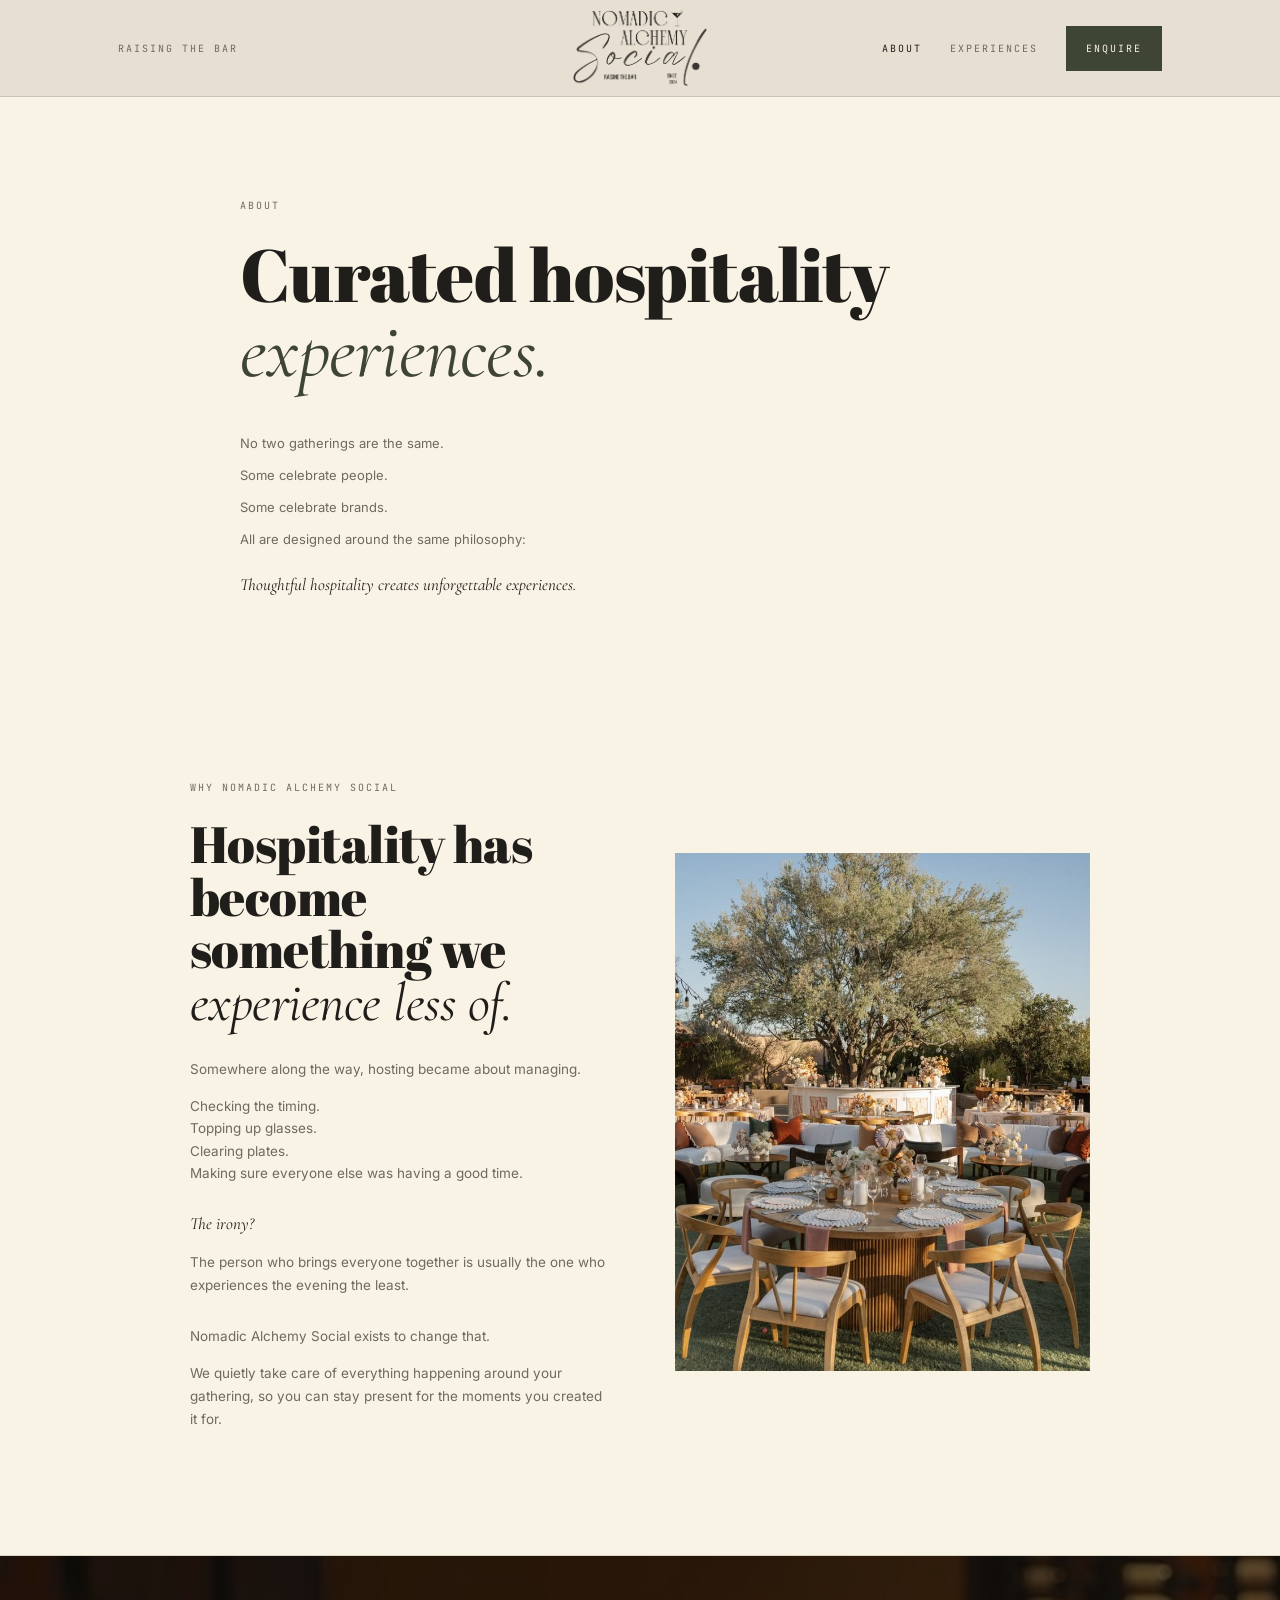
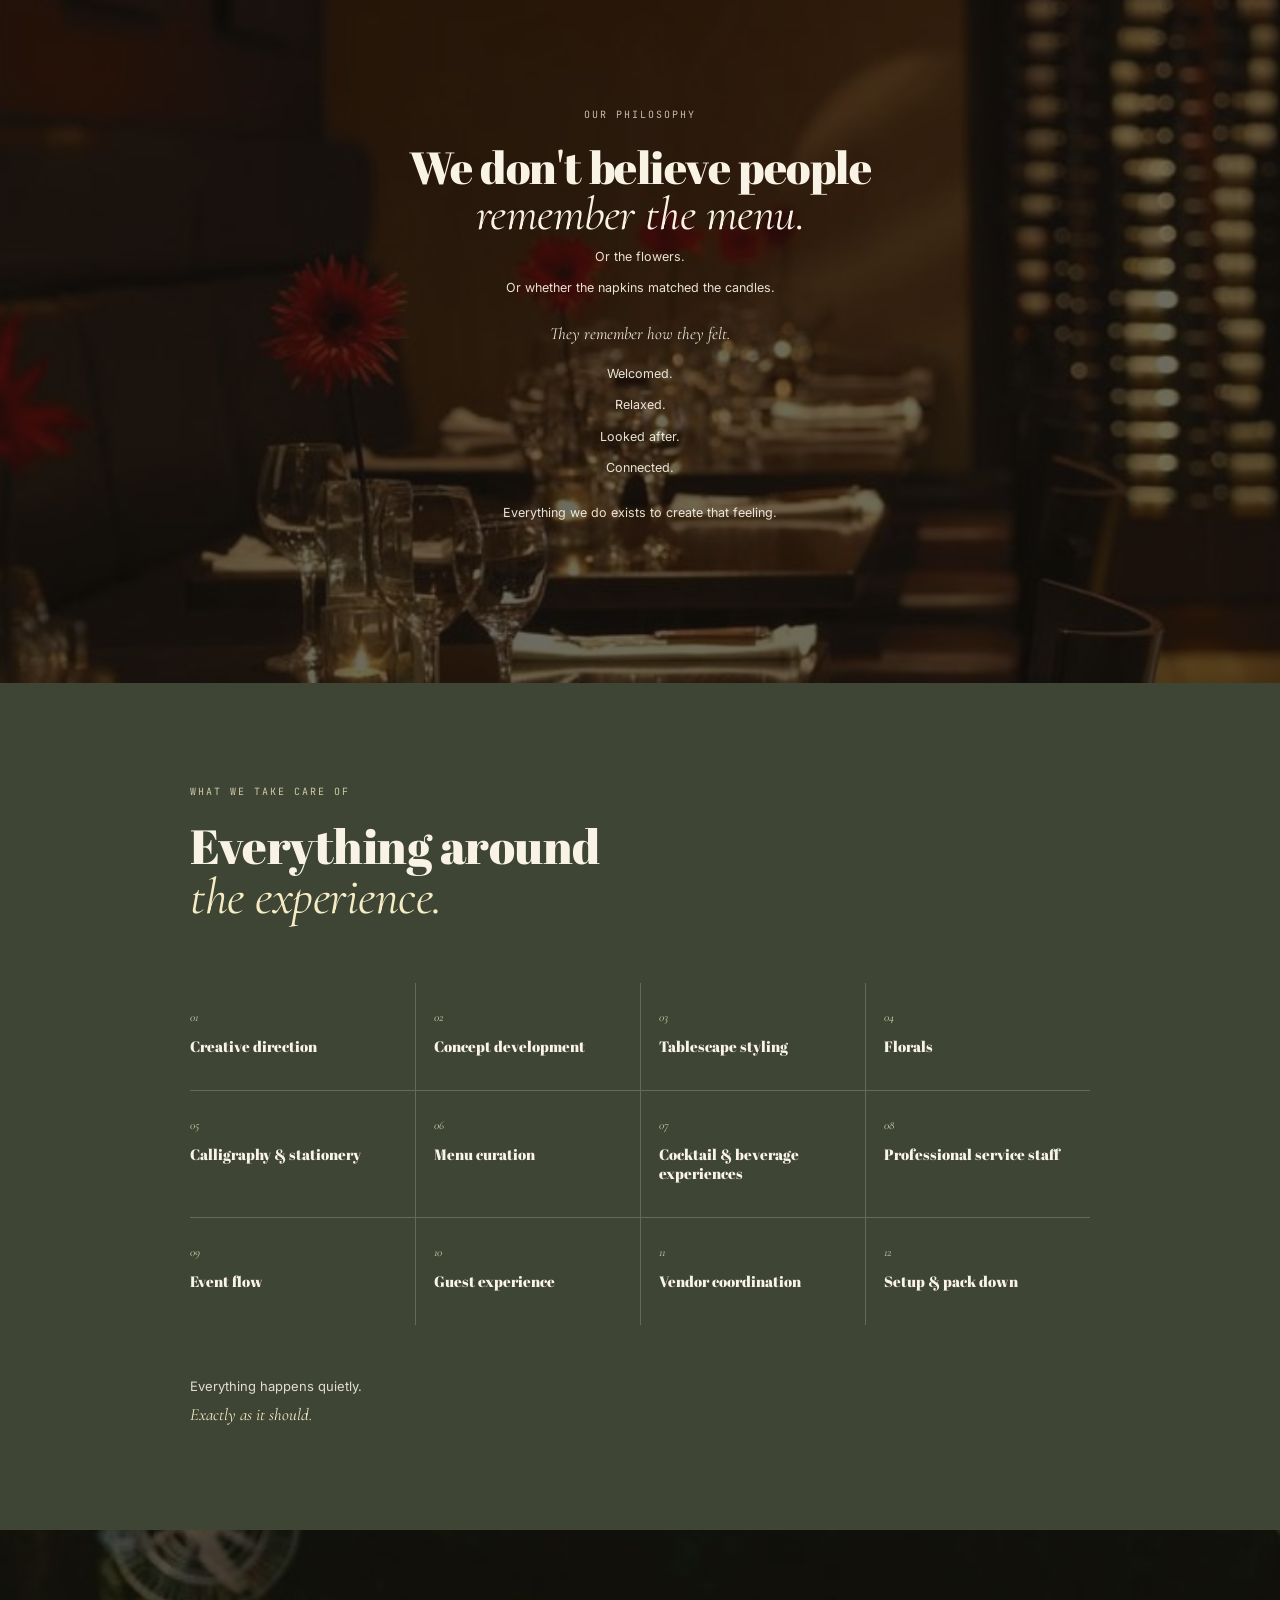
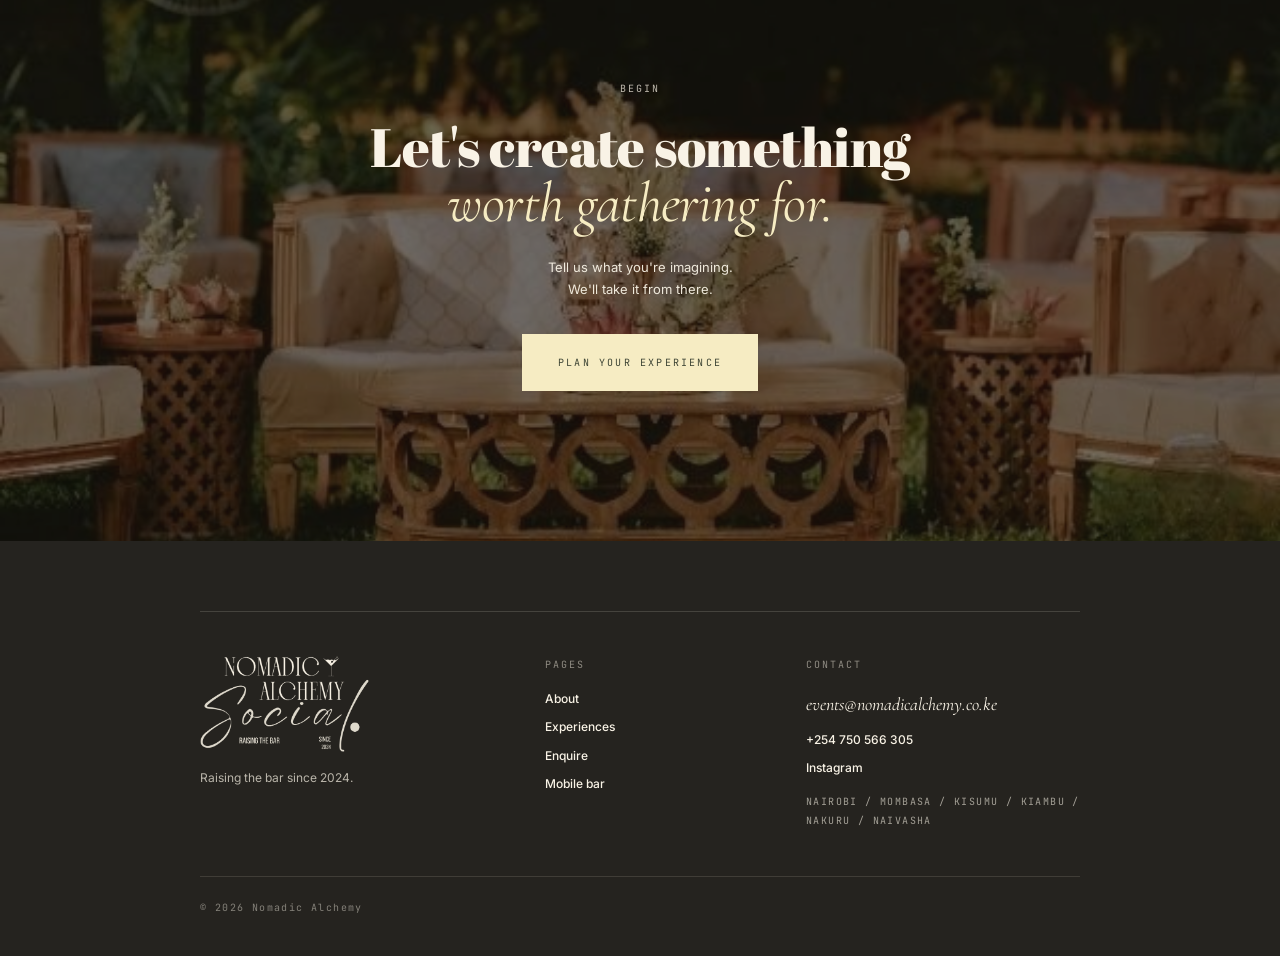
<file: about.html>
<!DOCTYPE html>
<html lang="en">
<head>
<!-- Meta Pixel Code -->
<script>
!function(f,b,e,v,n,t,s)
{if(f.fbq)return;n=f.fbq=function(){n.callMethod?
n.callMethod.apply(n,arguments):n.queue.push(arguments)};
if(!f._fbq)f._fbq=n;n.push=n;n.loaded=!0;n.version='2.0';
n.queue=[];t=b.createElement(e);t.async=!0;
t.src=v;s=b.getElementsByTagName(e)[0];
s.parentNode.insertBefore(t,s)}(window, document,'script',
'https://connect.facebook.net/en_US/fbevents.js');
fbq('init', '1013055964388027');
fbq('track', 'PageView');
</script>
<noscript><img height="1" width="1" style="display:none"
src="https://www.facebook.com/tr?id=1013055964388027&ev=PageView&noscript=1"
/></noscript>
<!-- End Meta Pixel Code -->
<meta charset="UTF-8">
<meta name="viewport" content="width=device-width, initial-scale=1.0">
<title>About | Nomadic Alchemy Social</title>
<meta name="description" content="Why Nomadic Alchemy Social exists, what we believe about hospitality and everything we take care of around your gathering.">
<link rel="icon" type="image/png" href="favicon.png">
<link rel="preconnect" href="https://fonts.googleapis.com">
<link rel="preconnect" href="https://fonts.gstatic.com" crossorigin>
<link href="https://fonts.googleapis.com/css2?family=Abril+Fatface&family=Cormorant+Garamond:ital,wght@0,400;0,500;1,400;1,500&family=Inter:wght@300;400;500&family=JetBrains+Mono:wght@400;500&display=swap" rel="stylesheet">
<link rel="stylesheet" href="social.css">
</head>
<body>

<header class="top">
  <div class="top-in">
    <span class="top-tag">Raising the bar</span>
    <a class="brand" href="social.html" aria-label="Nomadic Alchemy Social home"><img src="images/social/logo.png" alt="Nomadic Alchemy Social" width="1100" height="625"></a>
    <nav class="top-nav" aria-label="Main">
      <a href="about.html" aria-current="page">About</a>
      <a href="experiences.html">Experiences</a>
      <a class="btn-olive" href="enquire.html">Enquire</a>
    </nav>
  </div>
</header>

<main>

<section class="page-intro">
  <div class="sec-in">
    <span class="label">About</span>
    <h1 class="h-display">Curated hospitality <span class="h-serif">experiences.</span></h1>
    <p>No two gatherings are the same.</p>
    <p>Some celebrate people.</p>
    <p>Some celebrate brands.</p>
    <p>All are designed around the same philosophy:</p>
    <p class="quote">Thoughtful hospitality creates unforgettable experiences.</p>
  </div>
</section>

<section class="sec why">
  <div class="sec-in wide">
    <div class="why-grid">
      <div>
        <span class="label">Why Nomadic Alchemy Social</span>
        <h2 class="h-display">Hospitality has become something we <span class="h-serif">experience less of.</span></h2>
        <p>Somewhere along the way, hosting became about managing.</p>
        <p class="stack">Checking the timing.<br>Topping up glasses.<br>Clearing plates.<br>Making sure everyone else was having a good time.</p>
        <p class="irony">The irony?</p>
        <p>The person who brings everyone together is usually the one who experiences the evening the least.</p>
        <p class="exists">Nomadic Alchemy Social exists to change that.</p>
        <p>We quietly take care of everything happening around your gathering, so you can stay present for the moments you created it for.</p>
      </div>
      <div class="ph portrait" data-slot="why-table.jpg"><img src="images/social/why-table.jpg" alt="A long table set for an evening gathering" onerror="this.remove()"></div>
    </div>
  </div>
</section>


<section class="banner">
  <div class="banner-in">
    <span class="label">Our philosophy</span>
    <h2 class="h-display">We don't believe people <span class="h-serif">remember the menu.</span></h2>
    <p>Or the flowers.</p>
    <p>Or whether the napkins matched the candles.</p>
    <p class="felt">They remember how they felt.</p>
    <p>Welcomed.</p>
    <p>Relaxed.</p>
    <p>Looked after.</p>
    <p>Connected.</p>
    <p class="close">Everything we do exists to create that feeling.</p>
  </div>
</section>


<section class="care">
  <div class="sec-in wide">
    <span class="label">What we take care of</span>
    <h2 class="h-display">Everything around <span class="h-serif">the experience.</span></h2>
    <div class="care-grid">
      <div class="care-item"><span>01</span><b>Creative direction</b></div>
      <div class="care-item"><span>02</span><b>Concept development</b></div>
      <div class="care-item"><span>03</span><b>Tablescape styling</b></div>
      <div class="care-item"><span>04</span><b>Florals</b></div>
      <div class="care-item"><span>05</span><b>Calligraphy &amp; stationery</b></div>
      <div class="care-item"><span>06</span><b>Menu curation</b></div>
      <div class="care-item"><span>07</span><b>Cocktail &amp; beverage experiences</b></div>
      <div class="care-item"><span>08</span><b>Professional service staff</b></div>
      <div class="care-item"><span>09</span><b>Event flow</b></div>
      <div class="care-item"><span>10</span><b>Guest experience</b></div>
      <div class="care-item"><span>11</span><b>Vendor coordination</b></div>
      <div class="care-item"><span>12</span><b>Setup &amp; pack down</b></div>
    </div>
    <p class="care-foot">Everything happens quietly.<em>Exactly as it should.</em></p>
  </div>
</section>


<section class="finale">
  <div class="finale-in">
    <span class="label">Begin</span>
    <h2 class="h-display">Let's create something <span class="h-serif">worth gathering for.</span></h2>
    <p class="plain">Tell us what you're imagining.<br>We'll take it from there.</p>
    <a class="btn-butter" href="enquire.html">Plan your experience</a>
  </div>
</section>

</main>

<footer>
  <div class="foot-in">
    <div class="foot-grid">
      <div>
        <a class="foot-brand" href="social.html" aria-label="Nomadic Alchemy Social home"><img src="images/social/logo-light.png" alt="Nomadic Alchemy Social" width="1100" height="625"></a>
        <p>Raising the bar since 2024.</p>
      </div>
      <div class="foot-col">
        <span class="label">Pages</span>
        <a href="about.html">About</a>
        <a href="experiences.html">Experiences</a>
        <a href="enquire.html">Enquire</a>
        <a href="index.html">Mobile bar</a>
      </div>
      <div class="foot-col">
        <span class="label">Contact</span>
        <a class="mail" href="mailto:events@nomadicalchemy.co.ke">events@nomadicalchemy.co.ke</a>
        <a href="https://wa.me/254750566305">+254 750 566 305</a>
        <a href="https://www.instagram.com/nomadicalchemy.social" target="_blank" rel="noopener">Instagram</a>
        <div class="areas">Nairobi / Mombasa / Kisumu / Kiambu / Nakuru / Naivasha</div>
      </div>
    </div>
    <div class="foot-base">&copy; 2026 Nomadic Alchemy</div>
  </div>
</footer>

</body>
</html>
</file>
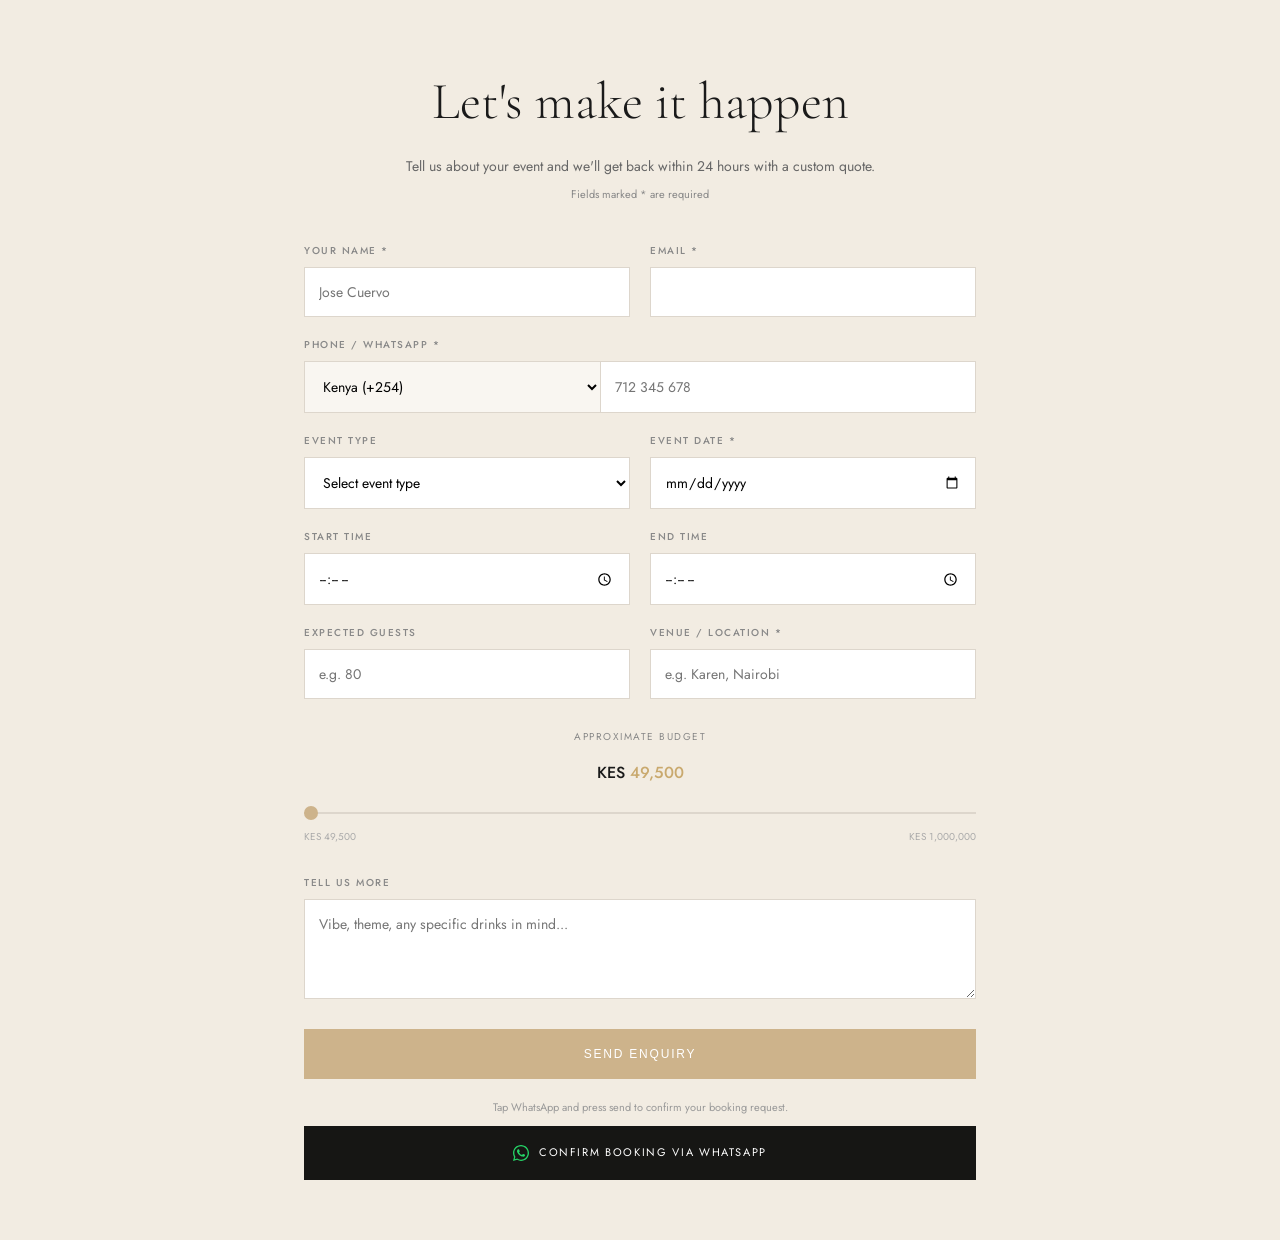
<file: booking.html>
<!DOCTYPE html>
<html lang="en">
<head>
    <!-- Meta Pixel Code -->
<script>
!function(f,b,e,v,n,t,s)
{if(f.fbq)return;n=f.fbq=function(){n.callMethod?
n.callMethod.apply(n,arguments):n.queue.push(arguments)};
if(!f._fbq)f._fbq=n;n.push=n;n.loaded=!0;n.version='2.0';
n.queue=[];t=b.createElement(e);t.async=!0;
t.src=v;s=b.getElementsByTagName(e)[0];
s.parentNode.insertBefore(t,s)}(window, document,'script',
'https://connect.facebook.net/en_US/fbevents.js');
fbq('init', '1013055964388027');
fbq('track', 'PageView');
</script>
<noscript><img height="1" width="1" style="display:none"
src="https://www.facebook.com/tr?id=1013055964388027&ev=PageView&noscript=1"
/></noscript>
<!-- End Meta Pixel Code -->
    <meta charset="UTF-8">
    <meta name="viewport" content="width=device-width, initial-scale=1.0">
    <title>Book Your Event — Nomadic Alchemy</title>
    
    <link rel="icon" type="image/png" href="favicon.png">
    <link rel="apple-touch-icon" href="favicon.png">
    
    <link rel="preconnect" href="https://fonts.googleapis.com">
    <link href="https://fonts.googleapis.com/css2?family=Cormorant+Garamond:wght@300;400&family=Jost:wght@300;400;500&display=swap" rel="stylesheet">
    
    <style>
        * { margin: 0; padding: 0; box-sizing: border-box; }
        :root {
            --gold: #c9a96e;
            --gold-muted: #cdb38b;
            --dark: #1c1914;
            --cream: #f2ece2;
            --text-muted: #a89880;
            --serif: 'Cormorant Garamond', Georgia, serif;
            --sans: 'Jost', sans-serif;
        }

        body { background: var(--cream); font-family: var(--sans); color: #1a1a1a; line-height: 1.6; }
        .page-body { max-width: 720px; margin: 0 auto; padding: 60px 24px; }

        /* Header */
        .page-title { font-family: var(--serif); font-size: 52px; font-weight: 300; text-align: center; margin-bottom: 12px; }
        .page-sub { font-size: 14px; color: #666; text-align: center; margin-bottom: 8px; }
        .required-note { font-size: 11px; color: #888; text-align: center; margin-bottom: 40px; }

        /* Form Grid */
        .form-row { display: grid; grid-template-columns: 1fr 1fr; gap: 20px; margin-bottom: 20px; }
        .field { display: flex; flex-direction: column; gap: 8px; }
        .field label { font-size: 10px; letter-spacing: 0.15em; text-transform: uppercase; color: #888; font-weight: 500; }
        
        .field input, .field select, .field textarea { 
            padding: 14px; font-size: 14px; border: 1px solid #ddd6cc; 
            background: #fff; outline: none; border-radius: 0; width: 100%;
            font-family: var(--sans);
        }
        
        input[type="date"], input[type="time"] { cursor: pointer; }

        .form-one { margin-bottom: 20px; }
        .phone-field { display: flex; }
        .phone-field select { flex: 0 0 44%; width: 44%; min-width: 0; border-right: none; text-overflow: ellipsis; background: #f9f6f1; }
        .phone-field input[type="tel"] { flex: 1; min-width: 0; }
        .field input:user-invalid, .field select:user-invalid { border-color: #c47a6a; }

        .phone-wrap { display: flex; }
        .phone-code { padding: 14px; border: 1px solid #ddd6cc; border-right: none; background: #f9f6f1; font-size: 14px; color: #444; }

        /* Slim Slider */
        .budget-section { margin: 30px 0; text-align: center; }
        .budget-title { font-size: 10px; letter-spacing: 0.15em; text-transform: uppercase; color: #888; margin-bottom: 15px; }
        .budget-display { font-size: 16px; font-weight: 500; margin-bottom: 10px; }
        .budget-display span { color: var(--gold); }
        
        input[type=range] { 
            width: 100%; height: 2px; background: #ddd6cc; 
            appearance: none; outline: none; margin: 10px 0;
        }
        input[type=range]::-webkit-slider-thumb { 
            appearance: none; width: 14px; height: 14px; 
            background: var(--gold-muted); border-radius: 50%; cursor: pointer; 
        }
        .slider-labels { display: flex; justify-content: space-between; font-size: 10px; color: #aaa; margin-top: 5px; }

        /* Buttons */
        .submit-btn { 
            width: 100%; background: var(--gold-muted); color: #fff; 
            letter-spacing: 0.15em; text-transform: uppercase; padding: 18px; 
            border: none; cursor: pointer; font-size: 12px; font-weight: 500;
        }
        
        .ux-note { text-align: center; font-size: 11px; color: #999; margin: 20px 0 10px; }

        .whatsapp-btn { 
            width: 100%; background: #161614; color: #fff; 
            font-size: 11px; letter-spacing: 0.15em; text-transform: uppercase; 
            padding: 18px; text-decoration: none; display: flex; 
            align-items: center; justify-content: center; gap: 10px; 
        }
        .whatsapp-icon { width: 16px; height: 16px; fill: #25D366; }

        @media(max-width: 600px) { .form-row { grid-template-columns: 1fr; } }
    </style>
</head>
<body>

<div class="page-body">
    <h1 class="page-title">Let's make it happen</h1>
    <p class="page-sub">Tell us about your event and we'll get back within 24 hours with a custom quote.</p>
    <p class="required-note">Fields marked * are required</p>

    <form action="https://api.web3forms.com/submit" method="POST">
        <input type="hidden" name="access_key" value="9837f6a8-35b7-4565-80e7-746e106ca202">
        
        <div class="form-row">
            <div class="field">
                <label for="name">Your Name *</label>
                <input type="text" id="name" name="name" placeholder="Jose Cuervo" required autocomplete="name">
            </div>
            <div class="field">
                <label for="email">Email *</label>
                <input type="email" id="email" name="email" required autocomplete="email">
            </div>
        </div>

        <div class="form-one field">
            <label for="phone">Phone / WhatsApp *</label>
            <div class="phone-field" data-phone>
                <select aria-label="Country" autocomplete="off" data-phone-country></select>
                <input type="tel" id="phone" inputmode="tel" autocomplete="tel-national" placeholder="712 345 678" required data-phone-number>
                <input type="hidden" name="phone" data-phone-full>
                <input type="hidden" name="phone_country" data-phone-country-name>
            </div>
        </div>

        <div class="form-row">
            <div class="field">
                <label>Event Type</label>
                <select name="event_type">
                    <option value="">Select event type</option>
                    <option>Wedding / reception</option>
                    <option>Corporate event</option>
                    <option>Private party</option>
                    <option>Birthday</option>
                    <option>Mixology workshop</option>
                    <option>Menu consulting</option>
                    <option>Other</option>
                </select>
            </div>
            <div class="field">
                <label>Event Date *</label>
                <input type="date" name="event_date" id="eventDate" required onclick="this.showPicker()">
            </div>
        </div>

        <div class="form-row">
            <div class="field">
                <label>Start Time</label>
                <input type="time" name="start_time" onclick="this.showPicker()">
            </div>
            <div class="field">
                <label>End Time</label>
                <input type="time" name="end_time" onclick="this.showPicker()">
            </div>
        </div>

        <div class="form-row">
            <div class="field">
                <label>Expected Guests</label>
                <input type="text" name="guests" placeholder="e.g. 80">
            </div>
            <div class="field">
                <label>Venue / Location *</label>
                <input type="text" name="venue" placeholder="e.g. Karen, Nairobi" required>
            </div>
        </div>

        <div class="budget-section">
            <p class="budget-title">Approximate Budget</p>
            <div class="budget-display">KES <span id="budgetVal">49,500</span></div>
            <input type="range" id="budgetSlider" name="budget_range" min="49500" max="1000000" value="49500" step="500">
            <div class="slider-labels">
                <span>KES 49,500</span>
                <span>KES 1,000,000</span>
            </div>
        </div>

        <div class="field" style="margin-bottom: 30px;">
            <label>Tell Us More</label>
            <textarea name="message" placeholder="Vibe, theme, any specific drinks in mind..." style="height: 100px;"></textarea>
        </div>

        <button type="submit" class="submit-btn">Send Enquiry</button>
    </form>

    <p class="ux-note">Tap WhatsApp and press send to confirm your booking request.</p>
    
    <a href="https://wa.me/254750566305?text=Hello%20Nomadic%20Alchemy%20!%20%2C%20I%E2%80%99d%20like%20to%20enquire%20about%20a%20booking%0ABelow%20are%20the%20details%20%0A%0AName%20%3A%20%0AEvent%20type%20%3A%20%0AExpected%20guests%20%3A%20%0ALocation%20%3A%20%0AMore%20about%20the%20function%20%3A%20%0A%0AEngage%20me%20for%20further%20info%20%26%20a%20quote....." class="whatsapp-btn" target="_blank">
        <svg class="whatsapp-icon" viewBox="0 0 24 24"><path d="M17.472 14.382c-.297-.149-1.758-.867-2.03-.967-.273-.099-.471-.148-.67.15-.197.297-.767.966-.94 1.164-.173.199-.347.223-.644.075-.297-.15-1.255-.463-2.39-1.475-.883-.788-1.48-1.761-1.653-2.059-.173-.297-.018-.458.13-.606.134-.133.298-.347.446-.52.149-.174.198-.298.298-.497.099-.198.05-.371-.025-.52-.075-.149-.669-1.612-.916-2.207-.242-.579-.487-.5-.669-.51-.173-.008-.371-.01-.57-.01-.198 0-.52.074-.792.372-.272.297-1.04 1.016-1.04 2.479 0 1.462 1.065 2.875 1.213 3.074.149.198 2.096 3.2 5.077 4.487.709.306 1.262.489 1.694.625.712.227 1.36.195 1.871.118.571-.085 1.758-.719 2.006-1.413.248-.694.248-1.289.173-1.413-.074-.124-.272-.198-.57-.347z"/><path d="M12 0C5.373 0 0 5.373 0 12c0 2.123.555 4.118 1.528 5.849L.057 23.886l6.196-1.625A11.945 11.945 0 0012 24c6.627 0 12-5.373 12-12S18.627 0 12 0zm0 22c-1.891 0-3.663-.502-5.193-1.381l-.371-.221-3.853 1.011 1.029-3.752-.242-.385A9.953 9.953 0 012 12C2 6.477 6.477 2 12 2s10 4.477 10 10-4.477 10-10 10z"/></svg>
        CONFIRM BOOKING VIA WHATSAPP
    </a>
</div>

<script src="phone.js"></script>
<script>
    const slider = document.getElementById('budgetSlider');
    const display = document.getElementById('budgetVal');

    slider.addEventListener('input', function() {
        display.textContent = Number(this.value).toLocaleString();
        const pct = ((this.value - 49500) / (1000000 - 49500)) * 100;
        this.style.background = `linear-gradient(to right, #c9a96e ${pct}%, #ddd6cc ${pct}%)`;
    });

    document.getElementById('eventDate').setAttribute('min', new Date().toISOString().split('T')[0]);
</script>

</body>
</html>
</file>
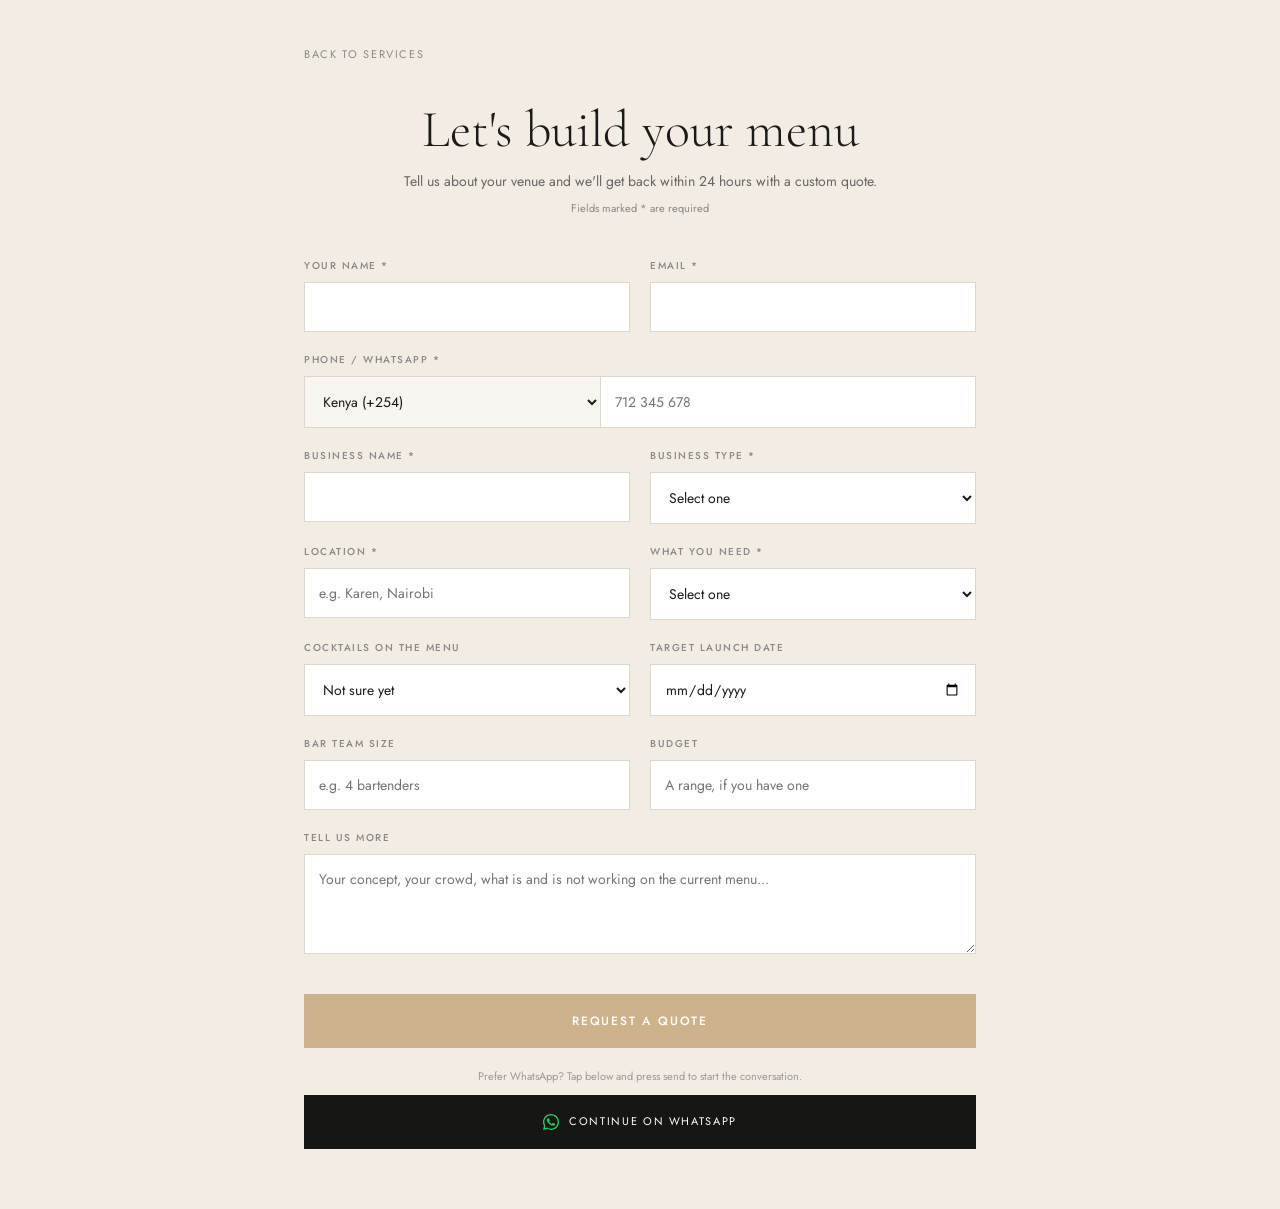
<file: consulting.html>
<!DOCTYPE html>
<html lang="en">
<head>
<!-- Meta Pixel Code -->
<script>
!function(f,b,e,v,n,t,s)
{if(f.fbq)return;n=f.fbq=function(){n.callMethod?
n.callMethod.apply(n,arguments):n.queue.push(arguments)};
if(!f._fbq)f._fbq=n;n.push=n;n.loaded=!0;n.version='2.0';
n.queue=[];t=b.createElement(e);t.async=!0;
t.src=v;s=b.getElementsByTagName(e)[0];
s.parentNode.insertBefore(t,s)}(window, document,'script',
'https://connect.facebook.net/en_US/fbevents.js');
fbq('init', '1013055964388027');
fbq('track', 'PageView');
</script>
<noscript><img height="1" width="1" style="display:none"
src="https://www.facebook.com/tr?id=1013055964388027&ev=PageView&noscript=1"
/></noscript>
<!-- End Meta Pixel Code -->
<meta charset="UTF-8">
<meta name="viewport" content="width=device-width, initial-scale=1.0">
<title>Cocktail Menu Consulting Quote | Nomadic Alchemy</title>
<meta name="description" content="Request a quote for cocktail menu design and drink program consulting for restaurants, hotels and venues in Kenya.">
<link rel="icon" type="image/png" href="favicon.png">
<link rel="apple-touch-icon" href="favicon.png">
<link rel="preconnect" href="https://fonts.googleapis.com">
<link href="https://fonts.googleapis.com/css2?family=Cormorant+Garamond:wght@300;400&family=Jost:wght@300;400;500&display=swap" rel="stylesheet">
<link rel="stylesheet" href="quote.css">
</head>
<body>

<div class="page-body">
    <a class="back" href="index.html#services">Back to services</a>
    <h1 class="page-title">Let's build your menu</h1>
    <p class="page-sub">Tell us about your venue and we'll get back within 24 hours with a custom quote.</p>
    <p class="required-note">Fields marked * are required</p>

    <form action="https://api.web3forms.com/submit" method="POST">
        <input type="hidden" name="access_key" value="9837f6a8-35b7-4565-80e7-746e106ca202">
        <input type="hidden" name="subject" value="New cocktail menu consulting quote request">
        <input type="hidden" name="from_name" value="Nomadic Alchemy website">
        <input type="hidden" name="redirect" value="https://nomadicalchemy.co.ke/thank-you.html">
        <input type="checkbox" name="botcheck" class="hp" tabindex="-1" autocomplete="off" aria-hidden="true">
        <div class="form-row">
            <div class="field">
                <label for="name">Your Name *</label>
                <input type="text" id="name" name="name" required autocomplete="name">
            </div>
            <div class="field">
                <label for="email">Email *</label>
                <input type="email" id="email" name="email" required autocomplete="email">
            </div>
        </div>

        <div class="form-one field">
            <label for="phone">Phone / WhatsApp *</label>
            <div class="phone-field" data-phone>
                <select aria-label="Country" autocomplete="off" data-phone-country></select>
                <input type="tel" id="phone" inputmode="tel" autocomplete="tel-national" placeholder="712 345 678" required data-phone-number>
                <input type="hidden" name="phone" data-phone-full>
                <input type="hidden" name="phone_country" data-phone-country-name>
            </div>
        </div>

        <div class="form-row">
            <div class="field">
                <label for="business">Business Name *</label>
                <input type="text" id="business" name="business_name" required autocomplete="organization">
            </div>
            <div class="field">
                <label for="btype">Business Type *</label>
                <select id="btype" name="business_type" required>
                    <option value="">Select one</option>
                    <option>Restaurant</option>
                    <option>Hotel or lodge</option>
                    <option>Bar or lounge</option>
                    <option>Event venue</option>
                    <option>Other</option>
                </select>
            </div>
        </div>

        <div class="form-row">
            <div class="field">
                <label for="venue">Location *</label>
                <input type="text" id="venue" name="location" placeholder="e.g. Karen, Nairobi" required>
            </div>
            <div class="field">
                <label for="stage">What You Need *</label>
                <select id="stage" name="project_type" required>
                    <option value="">Select one</option>
                    <option>A menu for a new concept</option>
                    <option>A refresh of our current menu</option>
                    <option>A seasonal or special menu</option>
                    <option>A full drink program with staff training</option>
                    <option>Not sure yet</option>
                </select>
            </div>
        </div>

        <div class="form-row">
            <div class="field">
                <label for="count">Cocktails on the Menu</label>
                <select id="count" name="menu_size">
                    <option value="">Not sure yet</option>
                    <option>4 to 6</option>
                    <option>7 to 10</option>
                    <option>11 or more</option>
                </select>
            </div>
            <div class="field">
                <label for="eventDate">Target Launch Date</label>
                <input type="date" id="eventDate" name="target_launch" onclick="this.showPicker()">
            </div>
        </div>

        <div class="form-row">
            <div class="field">
                <label for="team">Bar Team Size</label>
                <input type="text" id="team" name="bar_team_size" placeholder="e.g. 4 bartenders">
            </div>
            <div class="field">
                <label for="budget">Budget</label>
                <input type="text" id="budget" name="budget" placeholder="A range, if you have one">
            </div>
        </div>

        <div class="form-one field" style="margin-bottom: 30px;">
            <label for="message">Tell Us More</label>
            <textarea id="message" name="message" placeholder="Your concept, your crowd, what is and is not working on the current menu..." style="height: 100px;"></textarea>
        </div>

        <button type="submit" class="submit-btn">Request a quote</button>
    </form>

    <p class="ux-note">Prefer WhatsApp? Tap below and press send to start the conversation.</p>

    <a href="https://wa.me/254750566305?text=Hello%20Nomadic%20Alchemy%2C%20I%27d%20like%20a%20quote%20for%20cocktail%20menu%20consulting.%0A%0AName%3A%20%0ABusiness%3A%20%0ABusiness%20type%3A%20%0ALocation%3A%20%0AWhat%20I%20need%3A%20%0A" class="whatsapp-btn" target="_blank" rel="noopener">
        <svg class="whatsapp-icon" viewBox="0 0 24 24"><path d="M17.472 14.382c-.297-.149-1.758-.867-2.03-.967-.273-.099-.471-.148-.67.15-.197.297-.767.966-.94 1.164-.173.199-.347.223-.644.075-.297-.15-1.255-.463-2.39-1.475-.883-.788-1.48-1.761-1.653-2.059-.173-.297-.018-.458.13-.606.134-.133.298-.347.446-.52.149-.174.198-.298.298-.497.099-.198.05-.371-.025-.52-.075-.149-.669-1.612-.916-2.207-.242-.579-.487-.5-.669-.51-.173-.008-.371-.01-.57-.01-.198 0-.52.074-.792.372-.272.297-1.04 1.016-1.04 2.479 0 1.462 1.065 2.875 1.213 3.074.149.198 2.096 3.2 5.077 4.487.709.306 1.262.489 1.694.625.712.227 1.36.195 1.871.118.571-.085 1.758-.719 2.006-1.413.248-.694.248-1.289.173-1.413-.074-.124-.272-.198-.57-.347z"/><path d="M12 0C5.373 0 0 5.373 0 12c0 2.123.555 4.118 1.528 5.849L.057 23.886l6.196-1.625A11.945 11.945 0 0012 24c6.627 0 12-5.373 12-12S18.627 0 12 0zm0 22c-1.891 0-3.663-.502-5.193-1.381l-.371-.221-3.853 1.011 1.029-3.752-.242-.385A9.953 9.953 0 012 12C2 6.477 6.477 2 12 2s10 4.477 10 10-4.477 10-10 10z"/></svg>
        CONTINUE ON WHATSAPP
    </a>
</div>

<script src="phone.js"></script>
<script>
    var d = document.getElementById('eventDate');
    if (d) d.setAttribute('min', new Date().toISOString().split('T')[0]);
</script>

</body>
</html>
</file>
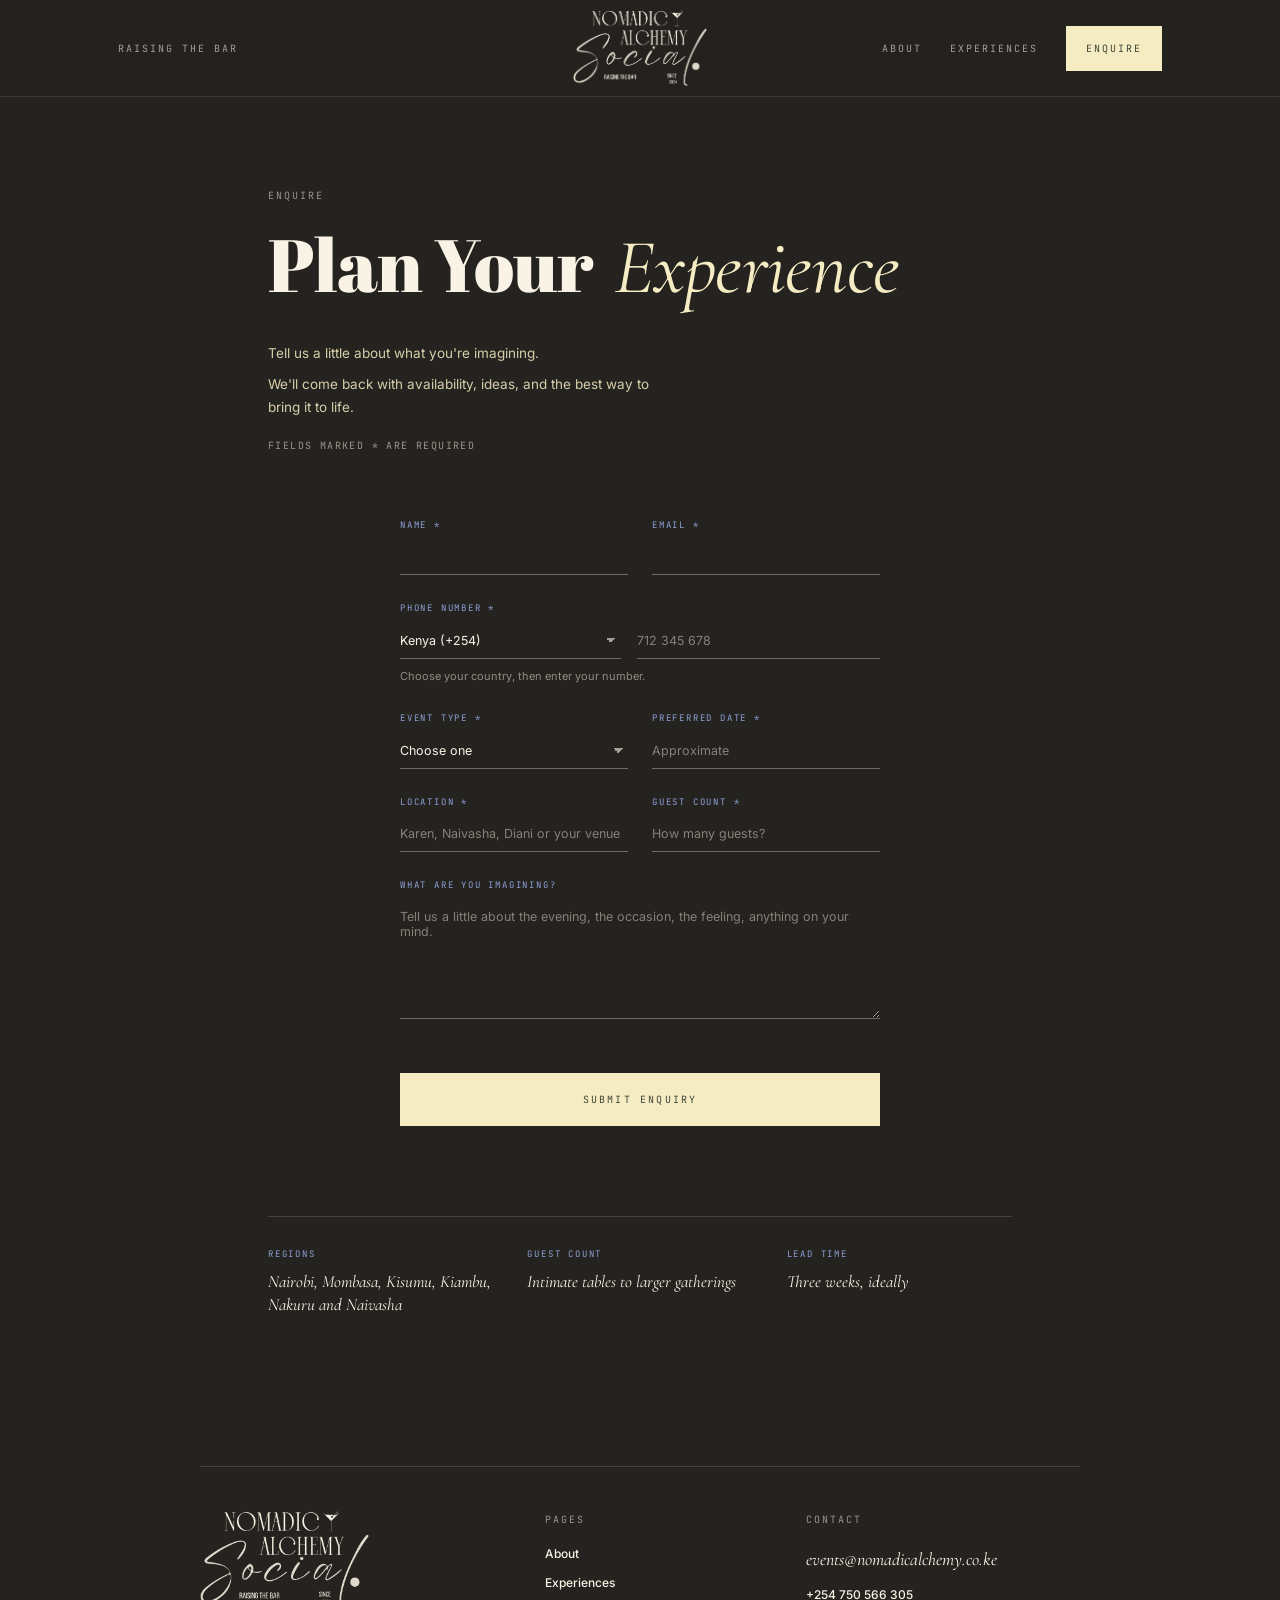
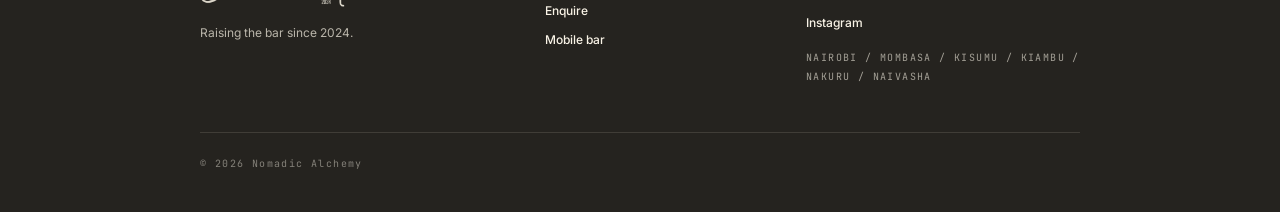
<file: enquire.html>
<!DOCTYPE html>
<html lang="en">
<head>
<!-- Meta Pixel Code -->
<script>
!function(f,b,e,v,n,t,s)
{if(f.fbq)return;n=f.fbq=function(){n.callMethod?
n.callMethod.apply(n,arguments):n.queue.push(arguments)};
if(!f._fbq)f._fbq=n;n.push=n;n.loaded=!0;n.version='2.0';
n.queue=[];t=b.createElement(e);t.async=!0;
t.src=v;s=b.getElementsByTagName(e)[0];
s.parentNode.insertBefore(t,s)}(window, document,'script',
'https://connect.facebook.net/en_US/fbevents.js');
fbq('init', '1013055964388027');
fbq('track', 'PageView');
</script>
<noscript><img height="1" width="1" style="display:none"
src="https://www.facebook.com/tr?id=1013055964388027&ev=PageView&noscript=1"
/></noscript>
<!-- End Meta Pixel Code -->
<meta charset="UTF-8">
<meta name="viewport" content="width=device-width, initial-scale=1.0">
<title>Enquire | Nomadic Alchemy Social</title>
<meta name="description" content="Plan your experience with Nomadic Alchemy Social. Tell us what you are imagining and we will come back with availability and ideas.">
<link rel="icon" type="image/png" href="favicon.png">
<link rel="preconnect" href="https://fonts.googleapis.com">
<link rel="preconnect" href="https://fonts.gstatic.com" crossorigin>
<link href="https://fonts.googleapis.com/css2?family=Abril+Fatface&family=Cormorant+Garamond:ital,wght@0,400;0,500;1,400;1,500&family=Inter:wght@300;400;500&family=JetBrains+Mono:wght@400;500&display=swap" rel="stylesheet">
<link rel="stylesheet" href="social.css">
</head>
<body class="enq">

<header class="top">
  <div class="top-in">
    <span class="top-tag">Raising the bar</span>
    <a class="brand" href="social.html" aria-label="Nomadic Alchemy Social home"><img src="images/social/logo-light.png" alt="Nomadic Alchemy Social" width="1100" height="625"></a>
    <nav class="top-nav" aria-label="Main">
      <a href="about.html">About</a>
      <a href="experiences.html">Experiences</a>
      <a class="btn-olive" href="enquire.html">Enquire</a>
    </nav>
  </div>
</header>

<main class="enq-in">
  <span class="label">Enquire</span>
  <h1 class="h-display">Plan Your <span class="h-serif">Experience</span></h1>
  <div class="intro">
    <p>Tell us a little about what you're imagining.</p>
    <p>We'll come back with availability, ideas, and the best way to bring it to life.</p>
    <p class="req-note">Fields marked * are required</p>
  </div>

  <!--
    FORM DELIVERY: this uses the same Web3Forms access key as booking.html, so enquiries
    arrive in the same inbox as your mobile bar bookings. To route Social enquiries to
    events@nomadicalchemy.co.ke instead, create a second key at web3forms.com using that
    address and replace the access_key value below.
  -->
  <form class="f" id="enqForm" action="https://api.web3forms.com/submit" method="POST">
    <input type="hidden" name="access_key" value="9837f6a8-35b7-4565-80e7-746e106ca202">
    <input type="hidden" name="subject" value="New Nomadic Alchemy Social enquiry">
    <input type="hidden" name="from_name" value="Nomadic Alchemy Social website">
    <input type="hidden" name="redirect" value="https://nomadicalchemy.co.ke/social-thank-you.html">
    <input type="checkbox" name="botcheck" class="hp" tabindex="-1" autocomplete="off" aria-hidden="true">

    <div class="f-row">
      <div><label for="name">Name *</label><input id="name" type="text" name="name" required autocomplete="name"></div>
      <div><label for="email">Email *</label><input id="email" type="email" name="email" required autocomplete="email"></div>
    </div>

    <div class="f-one">
      <label for="phoneNum">Phone number *</label>
      <div class="phone" data-phone>
        <select aria-label="Country" autocomplete="off" data-phone-country></select>
        <input id="phoneNum" type="tel" inputmode="tel" autocomplete="tel-national" required placeholder="712 345 678" aria-describedby="phoneHelp" data-phone-number>
        <input type="hidden" name="phone" data-phone-full>
        <input type="hidden" name="phone_country" data-phone-country-name>
      </div>
      <span class="help" id="phoneHelp">Choose your country, then enter your number.</span>
    </div>

    <div class="f-row">
      <div>
        <label for="type">Event type *</label>
        <select id="type" name="event_type" required>
          <option value="">Choose one</option>
          <option>Hosted dinner</option>
          <option>Aperitivo (Cocktail Experience)</option>
          <option>Brand experience</option>
          <option>Bespoke experience</option>
          <option>Not sure yet</option>
        </select>
      </div>
      <div><label for="date">Preferred date *</label><input id="date" type="text" name="preferred_date" required placeholder="Approximate"></div>
    </div>
    <div class="f-row">
      <div><label for="loc">Location *</label><input id="loc" type="text" name="location" required placeholder="Karen, Naivasha, Diani or your venue"></div>
      <div><label for="guests">Guest count *</label><input id="guests" type="text" name="guests" required placeholder="How many guests?"></div>
    </div>
    <div class="f-one"><label for="msg">What are you imagining?</label><textarea id="msg" name="message" placeholder="Tell us a little about the evening, the occasion, the feeling, anything on your mind."></textarea></div>
    <button type="submit" class="btn-butter">Submit enquiry</button>
  </form>

  <div class="enq-facts">
    <div><span class="label">Regions</span><p>Nairobi, Mombasa, Kisumu, Kiambu, Nakuru and Naivasha</p></div>
    <div><span class="label">Guest count</span><p>Intimate tables to larger gatherings</p></div>
    <div><span class="label">Lead time</span><p>Three weeks, ideally</p></div>
  </div>
</main>
<script src="phone.js"></script>

<footer>
  <div class="foot-in">
    <div class="foot-grid">
      <div>
        <a class="foot-brand" href="social.html" aria-label="Nomadic Alchemy Social home"><img src="images/social/logo-light.png" alt="Nomadic Alchemy Social" width="1100" height="625"></a>
        <p>Raising the bar since 2024.</p>
      </div>
      <div class="foot-col">
        <span class="label">Pages</span>
        <a href="about.html">About</a>
        <a href="experiences.html">Experiences</a>
        <a href="enquire.html">Enquire</a>
        <a href="index.html">Mobile bar</a>
      </div>
      <div class="foot-col">
        <span class="label">Contact</span>
        <a class="mail" href="mailto:events@nomadicalchemy.co.ke">events@nomadicalchemy.co.ke</a>
        <a href="https://wa.me/254750566305">+254 750 566 305</a>
        <a href="https://www.instagram.com/nomadicalchemy.social" target="_blank" rel="noopener">Instagram</a>
        <div class="areas">Nairobi / Mombasa / Kisumu / Kiambu / Nakuru / Naivasha</div>
      </div>
    </div>
    <div class="foot-base">&copy; 2026 Nomadic Alchemy</div>
  </div>
</footer>

</body>
</html>
</file>
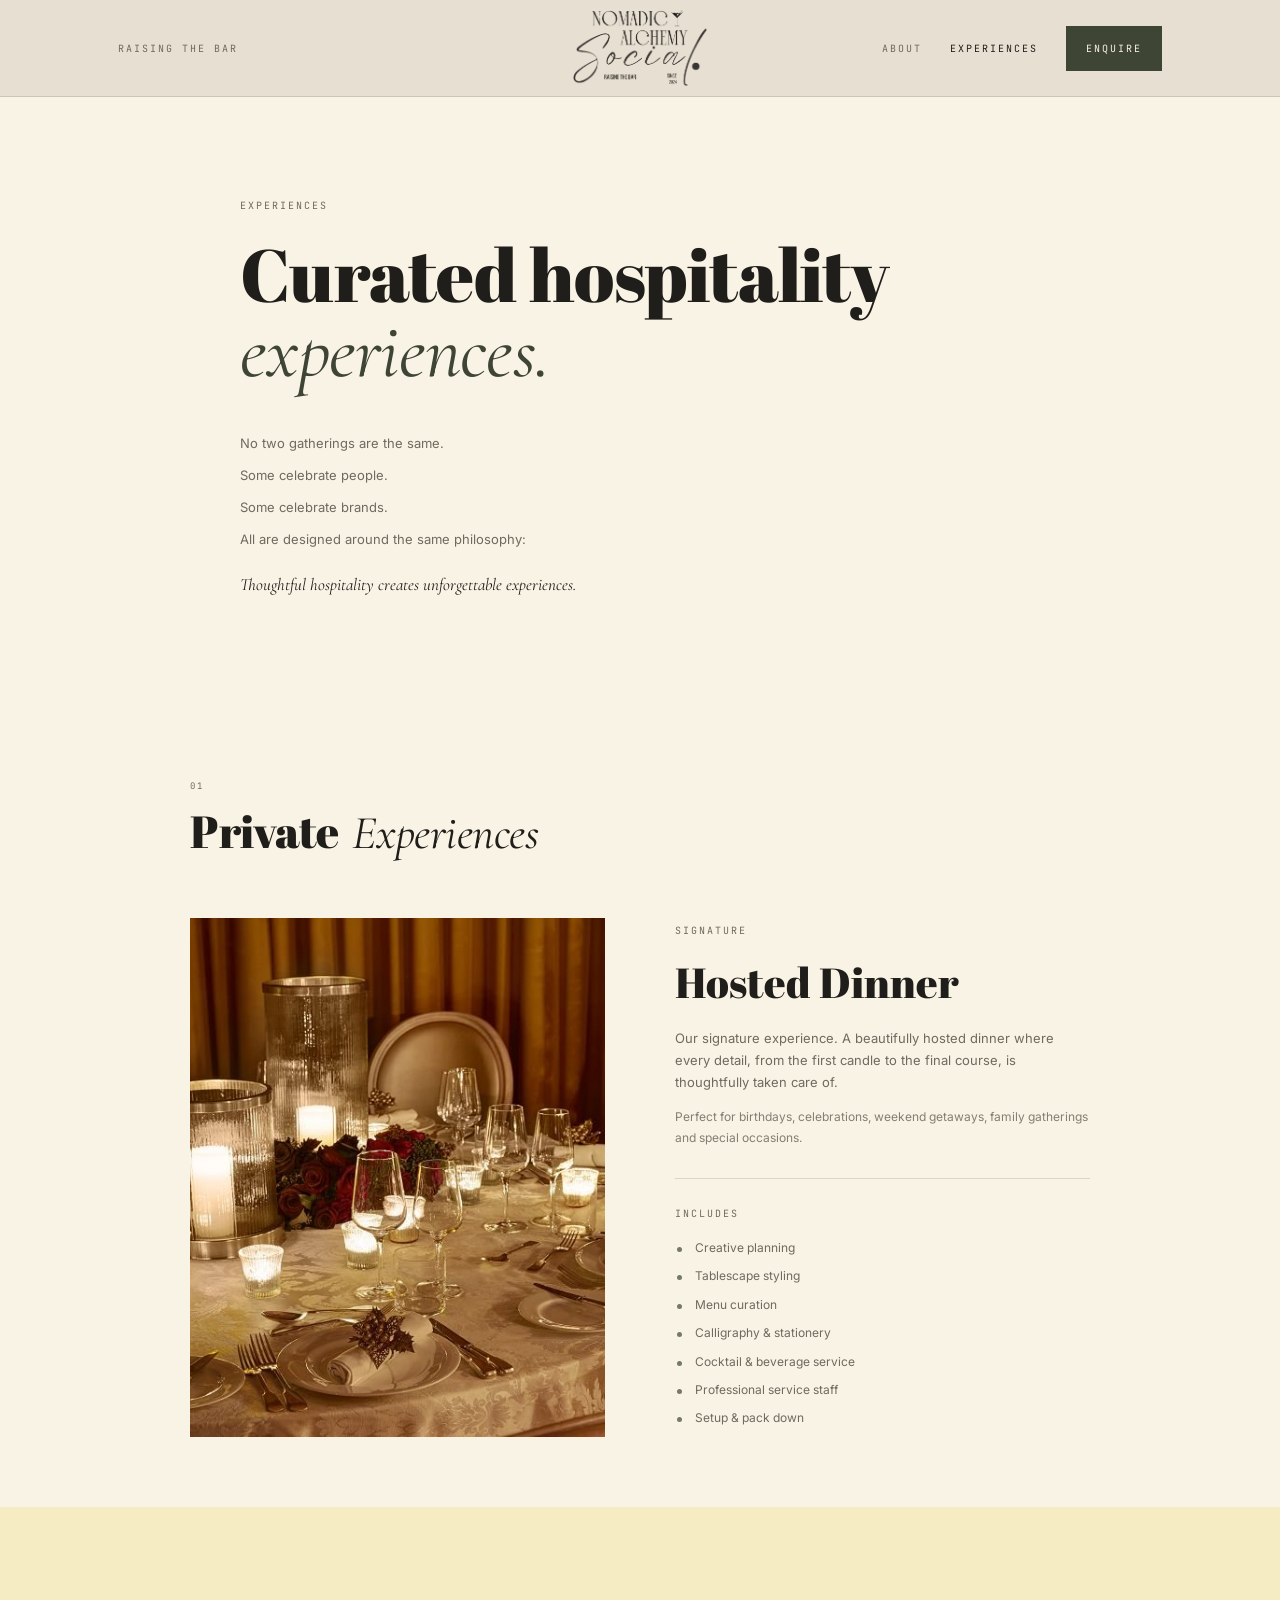
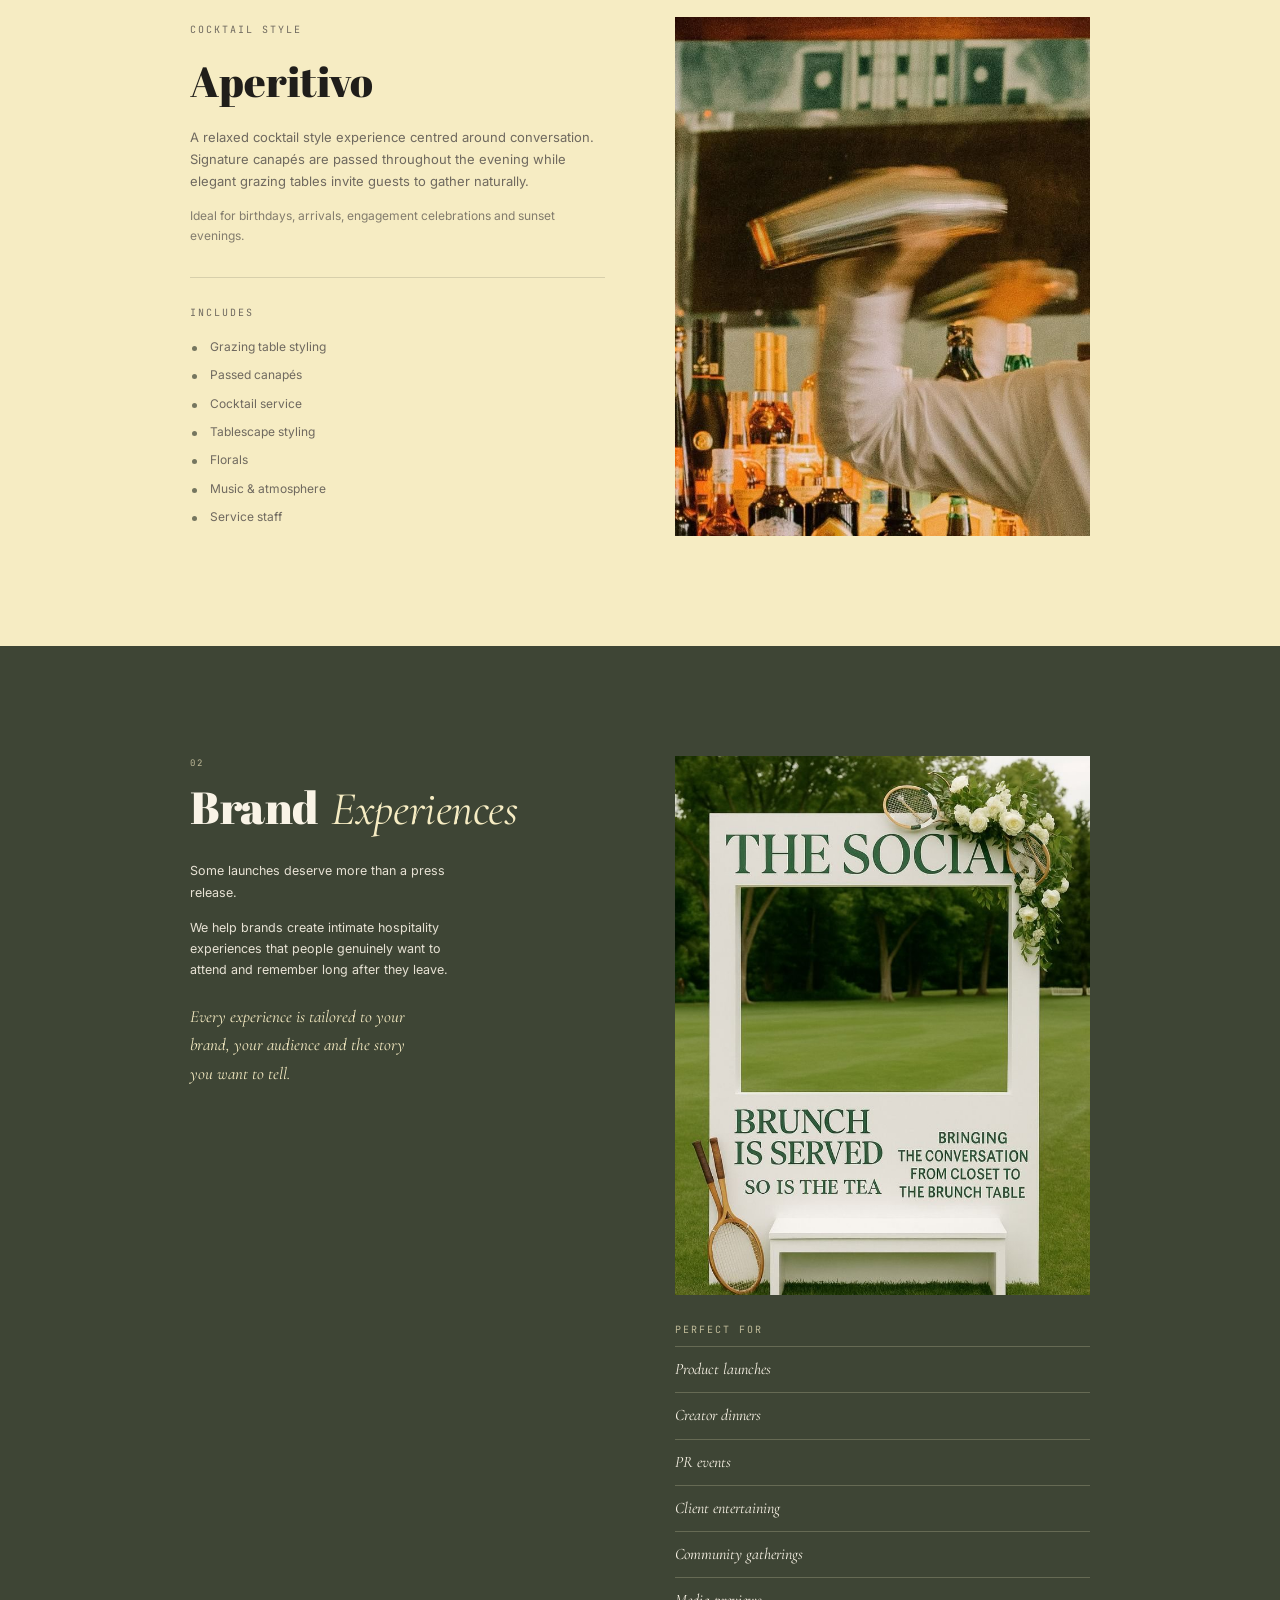
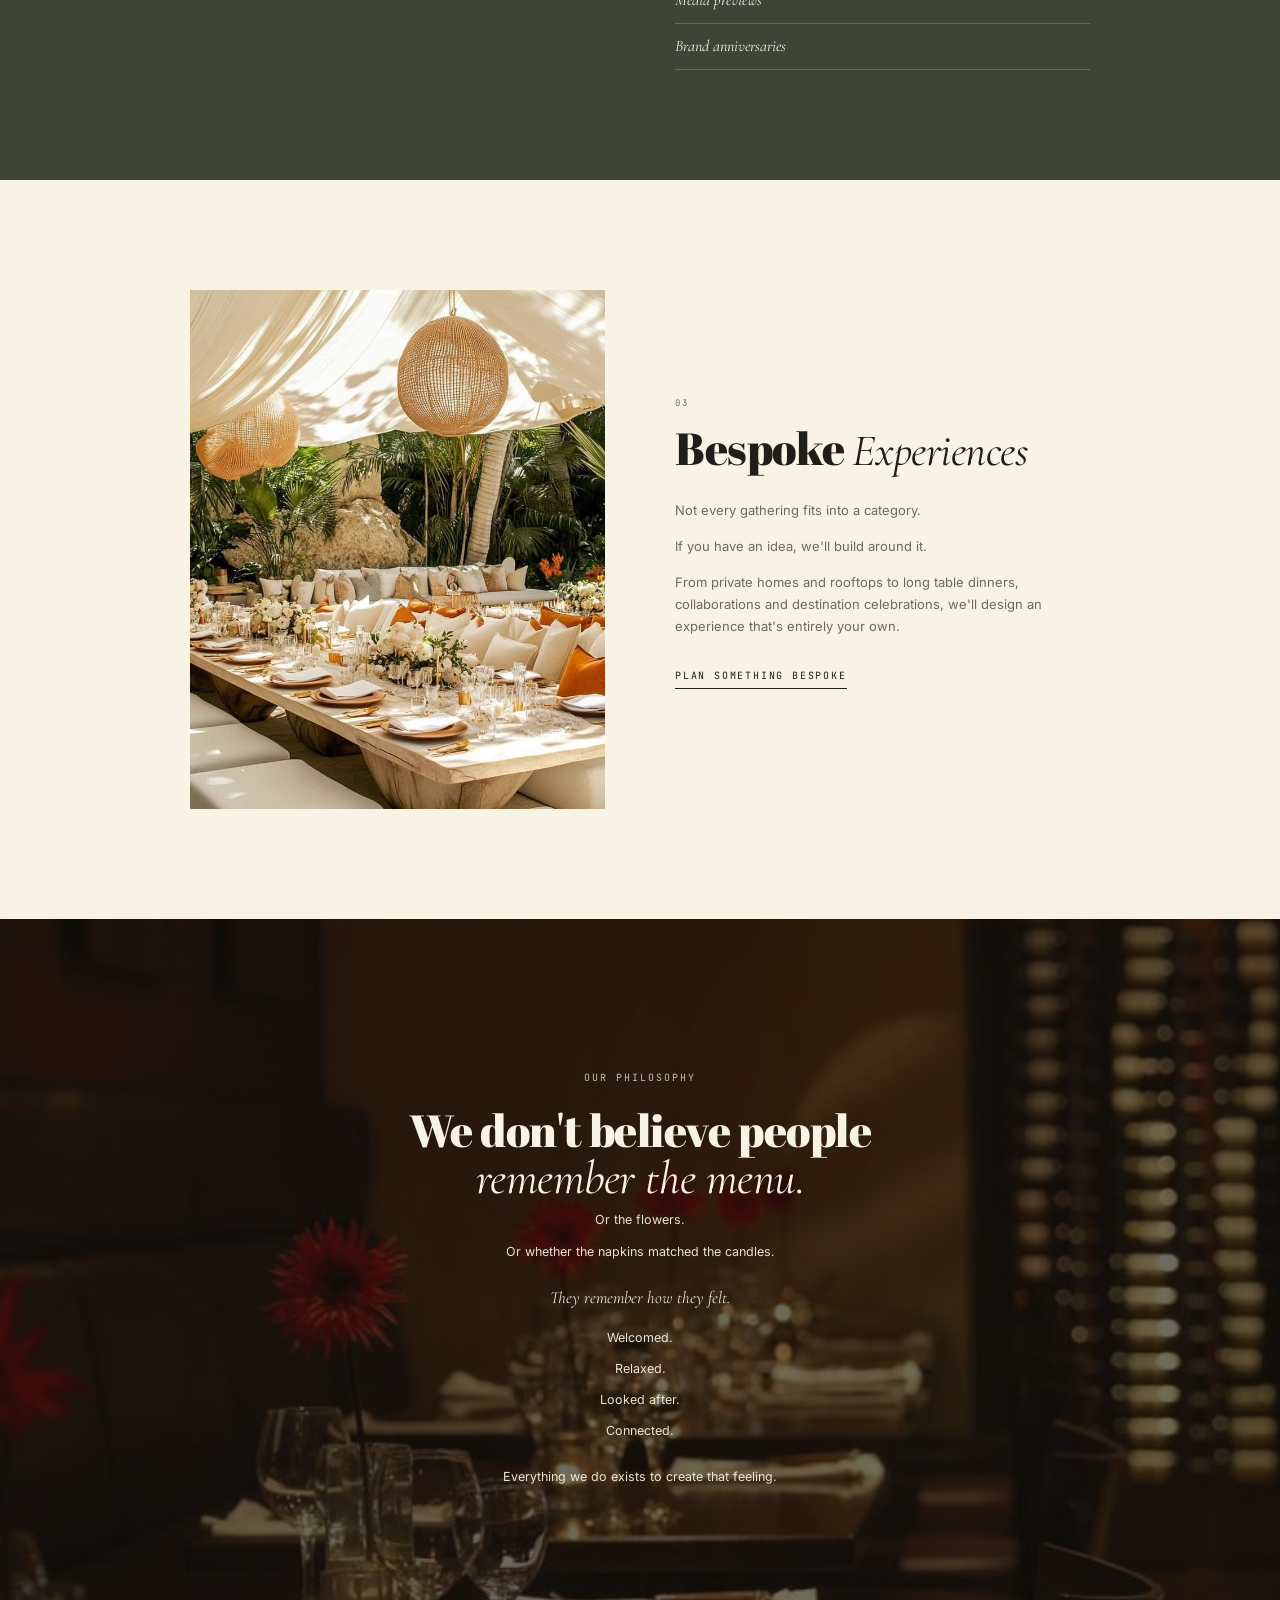
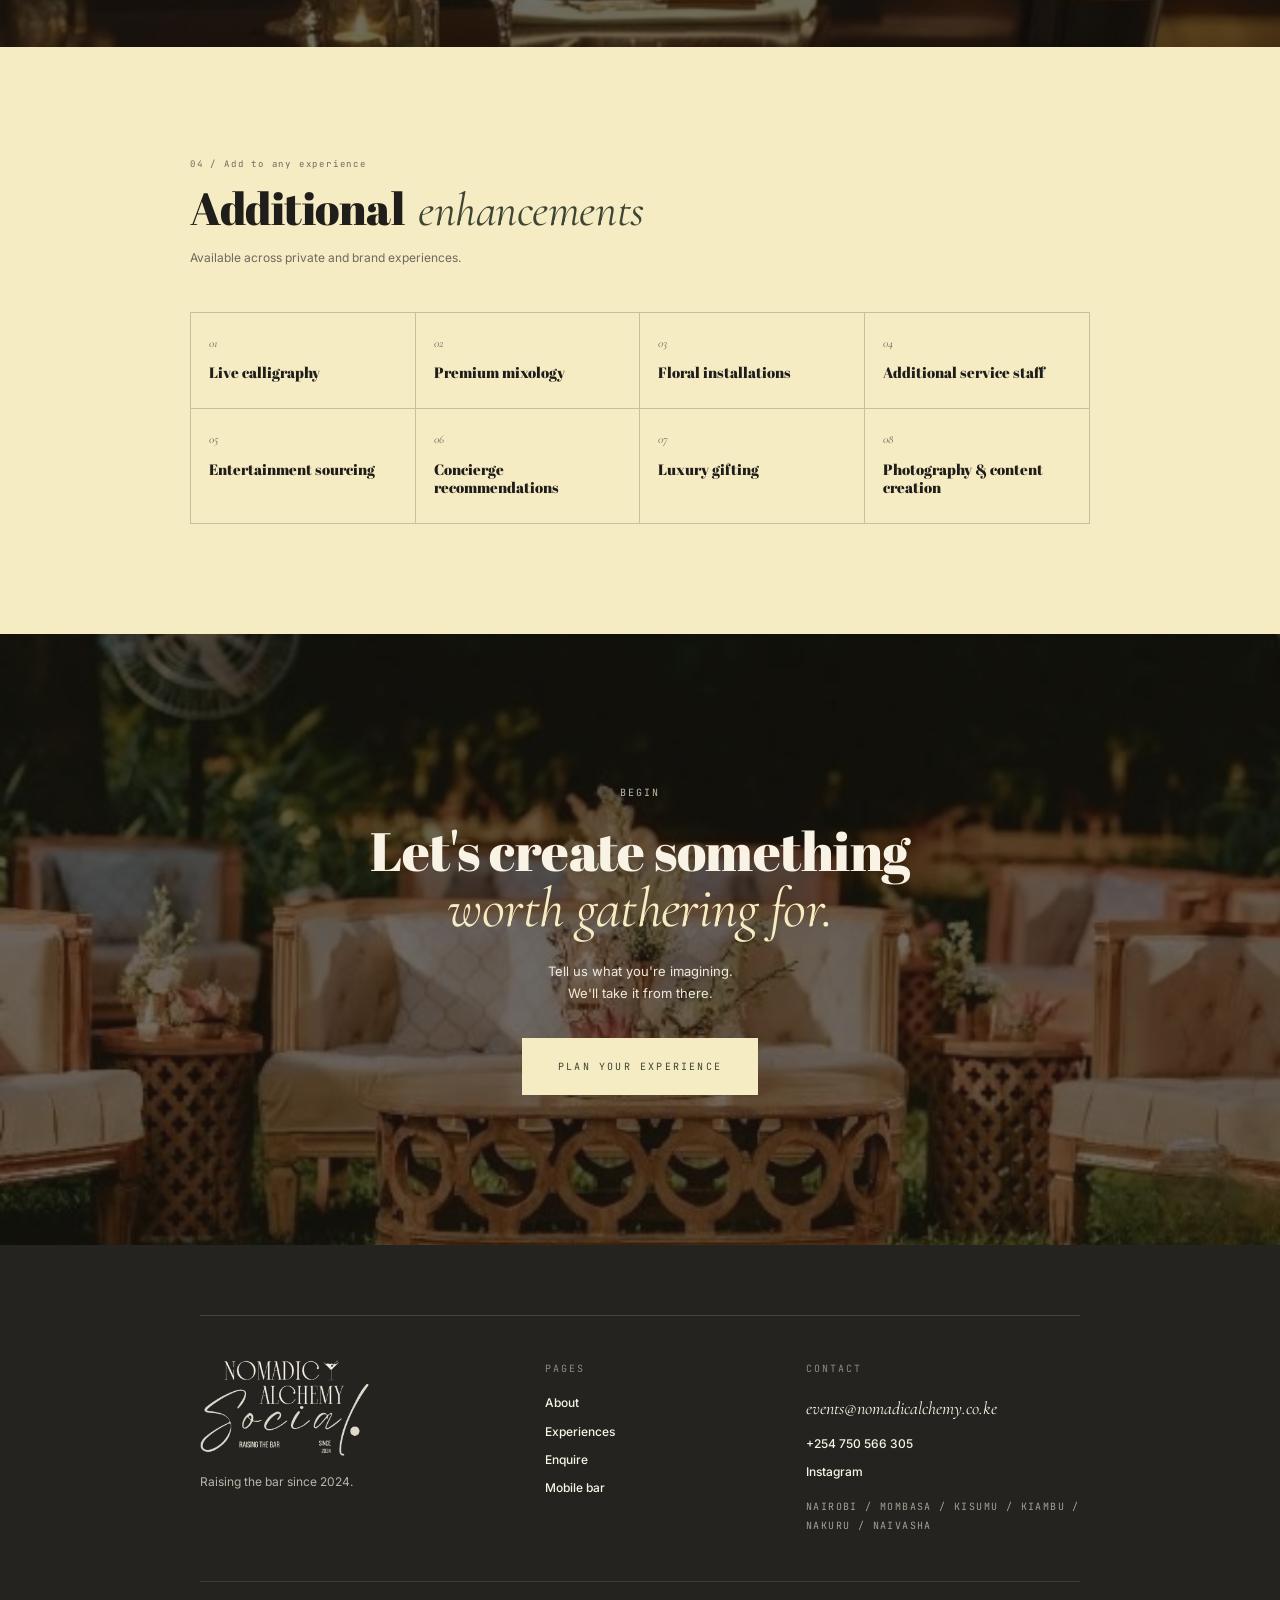
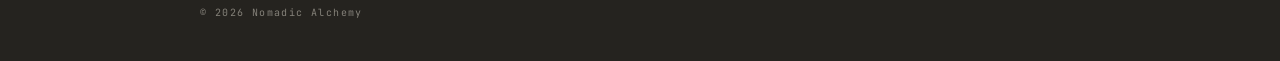
<file: experiences.html>
<!DOCTYPE html>
<html lang="en">
<head>
<!-- Meta Pixel Code -->
<script>
!function(f,b,e,v,n,t,s)
{if(f.fbq)return;n=f.fbq=function(){n.callMethod?
n.callMethod.apply(n,arguments):n.queue.push(arguments)};
if(!f._fbq)f._fbq=n;n.push=n;n.loaded=!0;n.version='2.0';
n.queue=[];t=b.createElement(e);t.async=!0;
t.src=v;s=b.getElementsByTagName(e)[0];
s.parentNode.insertBefore(t,s)}(window, document,'script',
'https://connect.facebook.net/en_US/fbevents.js');
fbq('init', '1013055964388027');
fbq('track', 'PageView');
</script>
<noscript><img height="1" width="1" style="display:none"
src="https://www.facebook.com/tr?id=1013055964388027&ev=PageView&noscript=1"
/></noscript>
<!-- End Meta Pixel Code -->
<meta charset="UTF-8">
<meta name="viewport" content="width=device-width, initial-scale=1.0">
<title>Experiences | Nomadic Alchemy Social</title>
<meta name="description" content="Private dinners, aperitivos, brand experiences and bespoke gatherings designed and hosted by Nomadic Alchemy Social across Kenya.">
<link rel="icon" type="image/png" href="favicon.png">
<link rel="preconnect" href="https://fonts.googleapis.com">
<link rel="preconnect" href="https://fonts.gstatic.com" crossorigin>
<link href="https://fonts.googleapis.com/css2?family=Abril+Fatface&family=Cormorant+Garamond:ital,wght@0,400;0,500;1,400;1,500&family=Inter:wght@300;400;500&family=JetBrains+Mono:wght@400;500&display=swap" rel="stylesheet">
<link rel="stylesheet" href="social.css">
</head>
<body>

<header class="top">
  <div class="top-in">
    <span class="top-tag">Raising the bar</span>
    <a class="brand" href="social.html" aria-label="Nomadic Alchemy Social home"><img src="images/social/logo.png" alt="Nomadic Alchemy Social" width="1100" height="625"></a>
    <nav class="top-nav" aria-label="Main">
      <a href="about.html">About</a>
      <a href="experiences.html" aria-current="page">Experiences</a>
      <a class="btn-olive" href="enquire.html">Enquire</a>
    </nav>
  </div>
</header>

<main>

<section class="page-intro">
  <div class="sec-in">
    <span class="label">Experiences</span>
    <h1 class="h-display">Curated hospitality <span class="h-serif">experiences.</span></h1>
    <p>No two gatherings are the same.</p>
    <p>Some celebrate people.</p>
    <p>Some celebrate brands.</p>
    <p>All are designed around the same philosophy:</p>
    <p class="quote">Thoughtful hospitality creates unforgettable experiences.</p>
  </div>
</section>

<section class="sec" id="private" style="padding-bottom:70px">
  <div class="sec-in wide">
    <span class="part-label">01</span>
    <h2 class="h-display part-title">Private <span class="h-serif">Experiences</span></h2>
    <div class="feature">
      <div class="feature-media"><div class="ph portrait" data-slot="hosted-dinner.jpg"><img src="images/social/hosted-dinner.jpg" alt="A candlelit hosted dinner table" onerror="this.remove()"></div></div>
      <div>
        <span class="label">Signature</span>
        <h3>Hosted Dinner</h3>
        <p>Our signature experience. A beautifully hosted dinner where every detail, from the first candle to the final course, is thoughtfully taken care of.</p>
        <p class="small">Perfect for birthdays, celebrations, weekend getaways, family gatherings and special occasions.</p>
        <div class="includes">
          <span class="label" style="margin-bottom:12px">Includes</span>
          <ul>
            <li>Creative planning</li>
            <li>Tablescape styling</li>
            <li>Menu curation</li>
            <li>Calligraphy &amp; stationery</li>
            <li>Cocktail &amp; beverage service</li>
            <li>Professional service staff</li>
            <li>Setup &amp; pack down</li>
          </ul>
        </div>
      </div>
    </div>
  </div>
</section>

<section class="sec butter-band">
  <div class="sec-in wide">
    <div class="feature flip">
      <div class="feature-media"><div class="ph portrait" data-slot="aperitivo.jpg"><img src="images/social/aperitivo.jpg" alt="Hands arranging flowers on a grazing table" onerror="this.remove()"></div></div>
      <div>
        <span class="label">Cocktail style</span>
        <h3>Aperitivo</h3>
        <p>A relaxed cocktail style experience centred around conversation. Signature canap&eacute;s are passed throughout the evening while elegant grazing tables invite guests to gather naturally.</p>
        <p class="small">Ideal for birthdays, arrivals, engagement celebrations and sunset evenings.</p>
        <div class="includes">
          <span class="label" style="margin-bottom:12px">Includes</span>
          <ul>
            <li>Grazing table styling</li>
            <li>Passed canap&eacute;s</li>
            <li>Cocktail service</li>
            <li>Tablescape styling</li>
            <li>Florals</li>
            <li>Music &amp; atmosphere</li>
            <li>Service staff</li>
          </ul>
        </div>
      </div>
    </div>
  </div>
</section>

<section class="sec olive-band" id="brand">
  <div class="sec-in wide">
    <div class="brand-grid">
      <div>
        <span class="part-label">02</span>
        <h2 class="h-display">Brand <span class="h-serif">Experiences</span></h2>
        <p>Some launches deserve more than a press release.</p>
        <p>We help brands create intimate hospitality experiences that people genuinely want to attend and remember long after they leave.</p>
        <p class="em">Every experience is tailored to your brand, your audience and the story you want to tell.</p>
      </div>
      <div>
        <div class="ph tall" data-slot="brand.jpg"><img src="images/social/brand.jpg" alt="Tall candles and flowers on a dark table" onerror="this.remove()"></div>
        <div class="perfect">
          <span class="label">Perfect for</span>
          <ul>
            <li>Product launches</li>
            <li>Creator dinners</li>
            <li>PR events</li>
            <li>Client entertaining</li>
            <li>Community gatherings</li>
            <li>Media previews</li>
            <li>Brand anniversaries</li>
          </ul>
        </div>
      </div>
    </div>
  </div>
</section>

<section class="sec" id="bespoke">
  <div class="sec-in wide">
    <div class="feature">
      <div class="feature-media"><div class="ph portrait" data-slot="bespoke.jpg"><img src="images/social/bespoke.jpg" alt="A florally styled table with crystal glassware" onerror="this.remove()"></div></div>
      <div>
        <span class="part-label">03</span>
        <h2 class="h-display" style="font-size:clamp(2rem,4.2vw,2.8rem);margin-bottom:24px">Bespoke <span class="h-serif">Experiences</span></h2>
        <p>Not every gathering fits into a category.</p>
        <p>If you have an idea, we'll build around it.</p>
        <p>From private homes and rooftops to long table dinners, collaborations and destination celebrations, we'll design an experience that's entirely your own.</p>
        <p style="margin-top:26px"><a class="text-link" href="enquire.html">Plan something bespoke</a></p>
      </div>
    </div>
  </div>
</section>

<section class="banner">
  <div class="banner-in">
    <span class="label">Our philosophy</span>
    <h2 class="h-display">We don't believe people <span class="h-serif">remember the menu.</span></h2>
    <p>Or the flowers.</p>
    <p>Or whether the napkins matched the candles.</p>
    <p class="felt">They remember how they felt.</p>
    <p>Welcomed.</p>
    <p>Relaxed.</p>
    <p>Looked after.</p>
    <p>Connected.</p>
    <p class="close">Everything we do exists to create that feeling.</p>
  </div>
</section>


<section class="sec butter-band enh">
  <div class="sec-in wide">
    <span class="part-label">04 / Add to any experience</span>
    <h2 class="h-display">Additional <span class="h-serif">enhancements</span></h2>
    <p class="sub">Available across private and brand experiences.</p>
    <div class="enh-grid">
      <div class="enh-item"><span>01</span><b>Live calligraphy</b></div>
      <div class="enh-item"><span>02</span><b>Premium mixology</b></div>
      <div class="enh-item"><span>03</span><b>Floral installations</b></div>
      <div class="enh-item"><span>04</span><b>Additional service staff</b></div>
      <div class="enh-item"><span>05</span><b>Entertainment sourcing</b></div>
      <div class="enh-item"><span>06</span><b>Concierge recommendations</b></div>
      <div class="enh-item"><span>07</span><b>Luxury gifting</b></div>
      <div class="enh-item"><span>08</span><b>Photography &amp; content creation</b></div>
    </div>
  </div>
</section>

<section class="finale">
  <div class="finale-in">
    <span class="label">Begin</span>
    <h2 class="h-display">Let's create something <span class="h-serif">worth gathering for.</span></h2>
    <p class="plain">Tell us what you're imagining.<br>We'll take it from there.</p>
    <a class="btn-butter" href="enquire.html">Plan your experience</a>
  </div>
</section>

</main>

<footer>
  <div class="foot-in">
    <div class="foot-grid">
      <div>
        <a class="foot-brand" href="social.html" aria-label="Nomadic Alchemy Social home"><img src="images/social/logo-light.png" alt="Nomadic Alchemy Social" width="1100" height="625"></a>
        <p>Raising the bar since 2024.</p>
      </div>
      <div class="foot-col">
        <span class="label">Pages</span>
        <a href="about.html">About</a>
        <a href="experiences.html">Experiences</a>
        <a href="enquire.html">Enquire</a>
        <a href="index.html">Mobile bar</a>
      </div>
      <div class="foot-col">
        <span class="label">Contact</span>
        <a class="mail" href="mailto:events@nomadicalchemy.co.ke">events@nomadicalchemy.co.ke</a>
        <a href="https://wa.me/254750566305">+254 750 566 305</a>
        <a href="https://www.instagram.com/nomadicalchemy.social" target="_blank" rel="noopener">Instagram</a>
        <div class="areas">Nairobi / Mombasa / Kisumu / Kiambu / Nakuru / Naivasha</div>
      </div>
    </div>
    <div class="foot-base">&copy; 2026 Nomadic Alchemy</div>
  </div>
</footer>

</body>
</html>
</file>
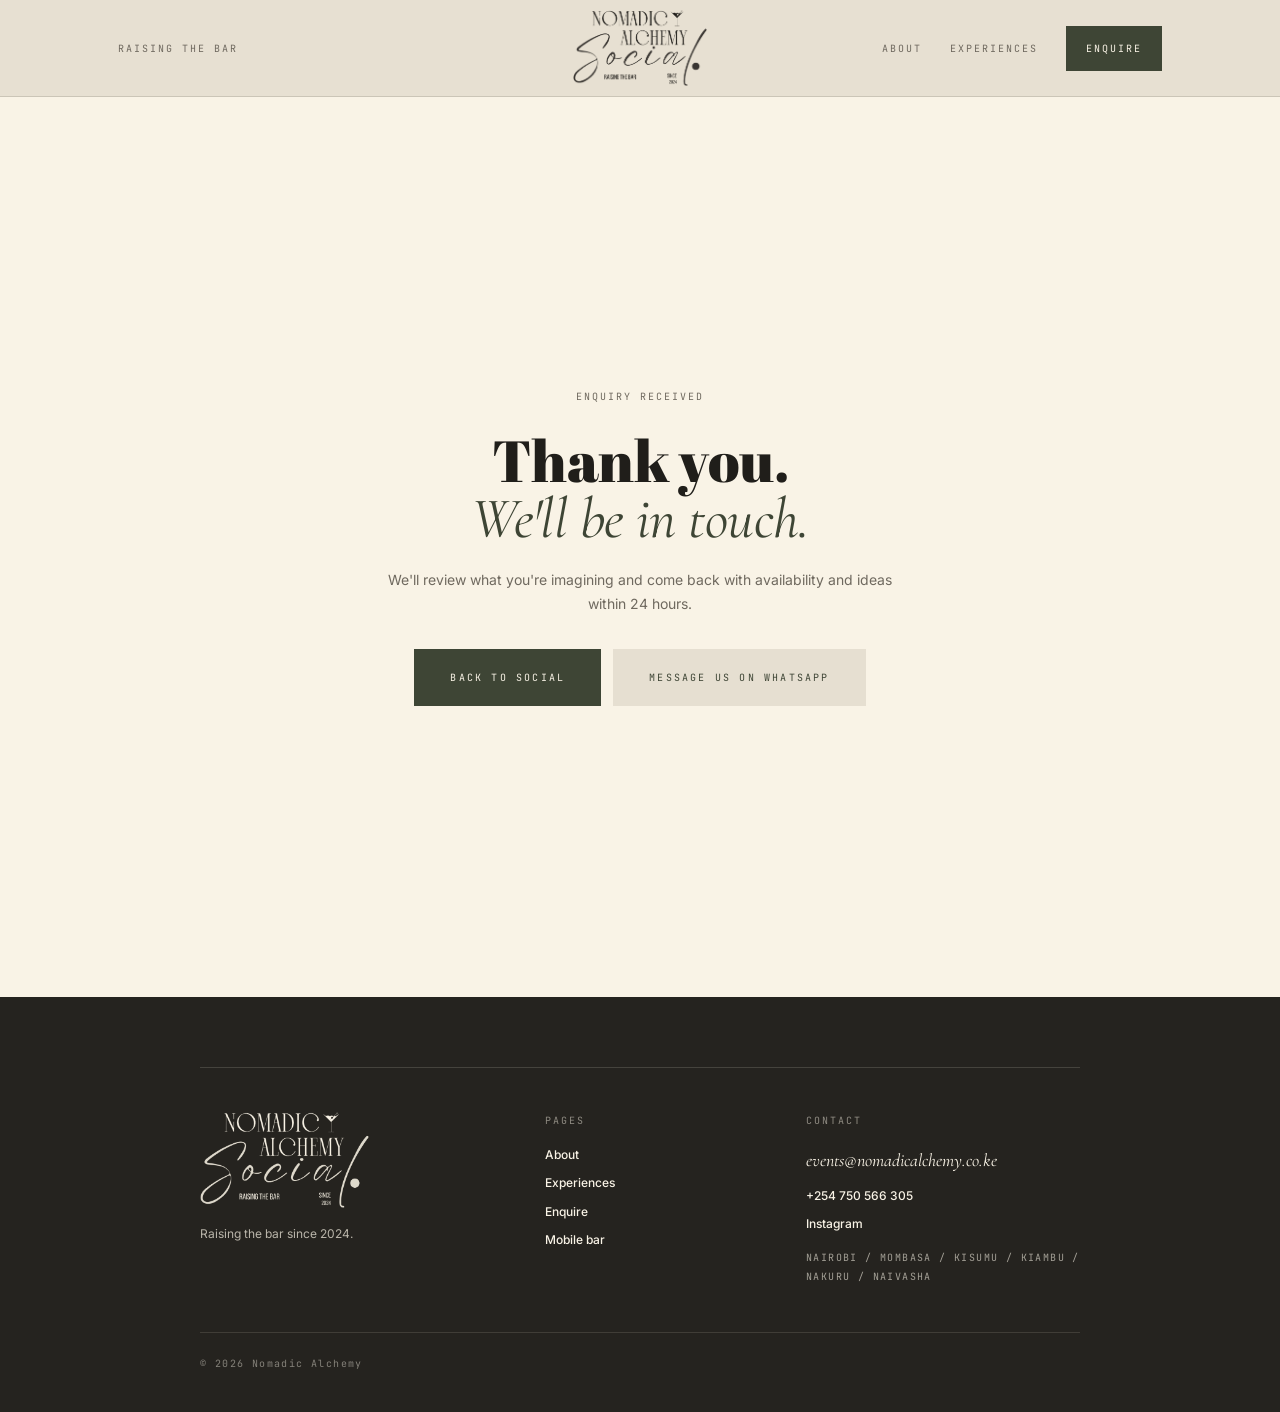
<file: social-thank-you.html>
<!DOCTYPE html>
<html lang="en">
<head>
<!-- Meta Pixel Code -->
<script>
!function(f,b,e,v,n,t,s)
{if(f.fbq)return;n=f.fbq=function(){n.callMethod?
n.callMethod.apply(n,arguments):n.queue.push(arguments)};
if(!f._fbq)f._fbq=n;n.push=n;n.loaded=!0;n.version='2.0';
n.queue=[];t=b.createElement(e);t.async=!0;
t.src=v;s=b.getElementsByTagName(e)[0];
s.parentNode.insertBefore(t,s)}(window, document,'script',
'https://connect.facebook.net/en_US/fbevents.js');
fbq('init', '1013055964388027');
fbq('track', 'PageView');
</script>
<noscript><img height="1" width="1" style="display:none"
src="https://www.facebook.com/tr?id=1013055964388027&ev=PageView&noscript=1"
/></noscript>
<!-- End Meta Pixel Code -->
<meta charset="UTF-8">
<meta name="viewport" content="width=device-width, initial-scale=1.0">
<title>Thank you | Nomadic Alchemy Social</title>
<meta name="description" content="Your enquiry has been received.">
<meta name="robots" content="noindex">
<link rel="icon" type="image/png" href="favicon.png">
<link rel="preconnect" href="https://fonts.googleapis.com">
<link rel="preconnect" href="https://fonts.gstatic.com" crossorigin>
<link href="https://fonts.googleapis.com/css2?family=Abril+Fatface&family=Cormorant+Garamond:ital,wght@0,400;0,500;1,400;1,500&family=Inter:wght@300;400;500&family=JetBrains+Mono:wght@400;500&display=swap" rel="stylesheet">
<link rel="stylesheet" href="social.css">
</head>
<body>

<header class="top">
  <div class="top-in">
    <span class="top-tag">Raising the bar</span>
    <a class="brand" href="social.html" aria-label="Nomadic Alchemy Social home"><img src="images/social/logo.png" alt="Nomadic Alchemy Social" width="1100" height="625"></a>
    <nav class="top-nav" aria-label="Main">
      <a href="about.html">About</a>
      <a href="experiences.html">Experiences</a>
      <a class="btn-olive" href="enquire.html">Enquire</a>
    </nav>
  </div>
</header>

<main class="thanks">
  <div class="thanks-box">
    <span class="label">Enquiry received</span>
    <h1 class="h-display">Thank you. <span class="h-serif">We'll be in touch.</span></h1>
    <p>We'll review what you're imagining and come back with availability and ideas within 24 hours.</p>
    <div class="acts">
      <a class="btn-olive" href="social.html">Back to Social</a>
      <a class="btn-butter" style="background:var(--sand)" href="https://wa.me/254750566305">Message us on WhatsApp</a>
    </div>
  </div>
</main>

<footer>
  <div class="foot-in">
    <div class="foot-grid">
      <div>
        <a class="foot-brand" href="social.html" aria-label="Nomadic Alchemy Social home"><img src="images/social/logo-light.png" alt="Nomadic Alchemy Social" width="1100" height="625"></a>
        <p>Raising the bar since 2024.</p>
      </div>
      <div class="foot-col">
        <span class="label">Pages</span>
        <a href="about.html">About</a>
        <a href="experiences.html">Experiences</a>
        <a href="enquire.html">Enquire</a>
        <a href="index.html">Mobile bar</a>
      </div>
      <div class="foot-col">
        <span class="label">Contact</span>
        <a class="mail" href="mailto:events@nomadicalchemy.co.ke">events@nomadicalchemy.co.ke</a>
        <a href="https://wa.me/254750566305">+254 750 566 305</a>
        <a href="https://www.instagram.com/nomadicalchemy.social" target="_blank" rel="noopener">Instagram</a>
        <div class="areas">Nairobi / Mombasa / Kisumu / Kiambu / Nakuru / Naivasha</div>
      </div>
    </div>
    <div class="foot-base">&copy; 2026 Nomadic Alchemy</div>
  </div>
</footer>

</body>
</html>
</file>
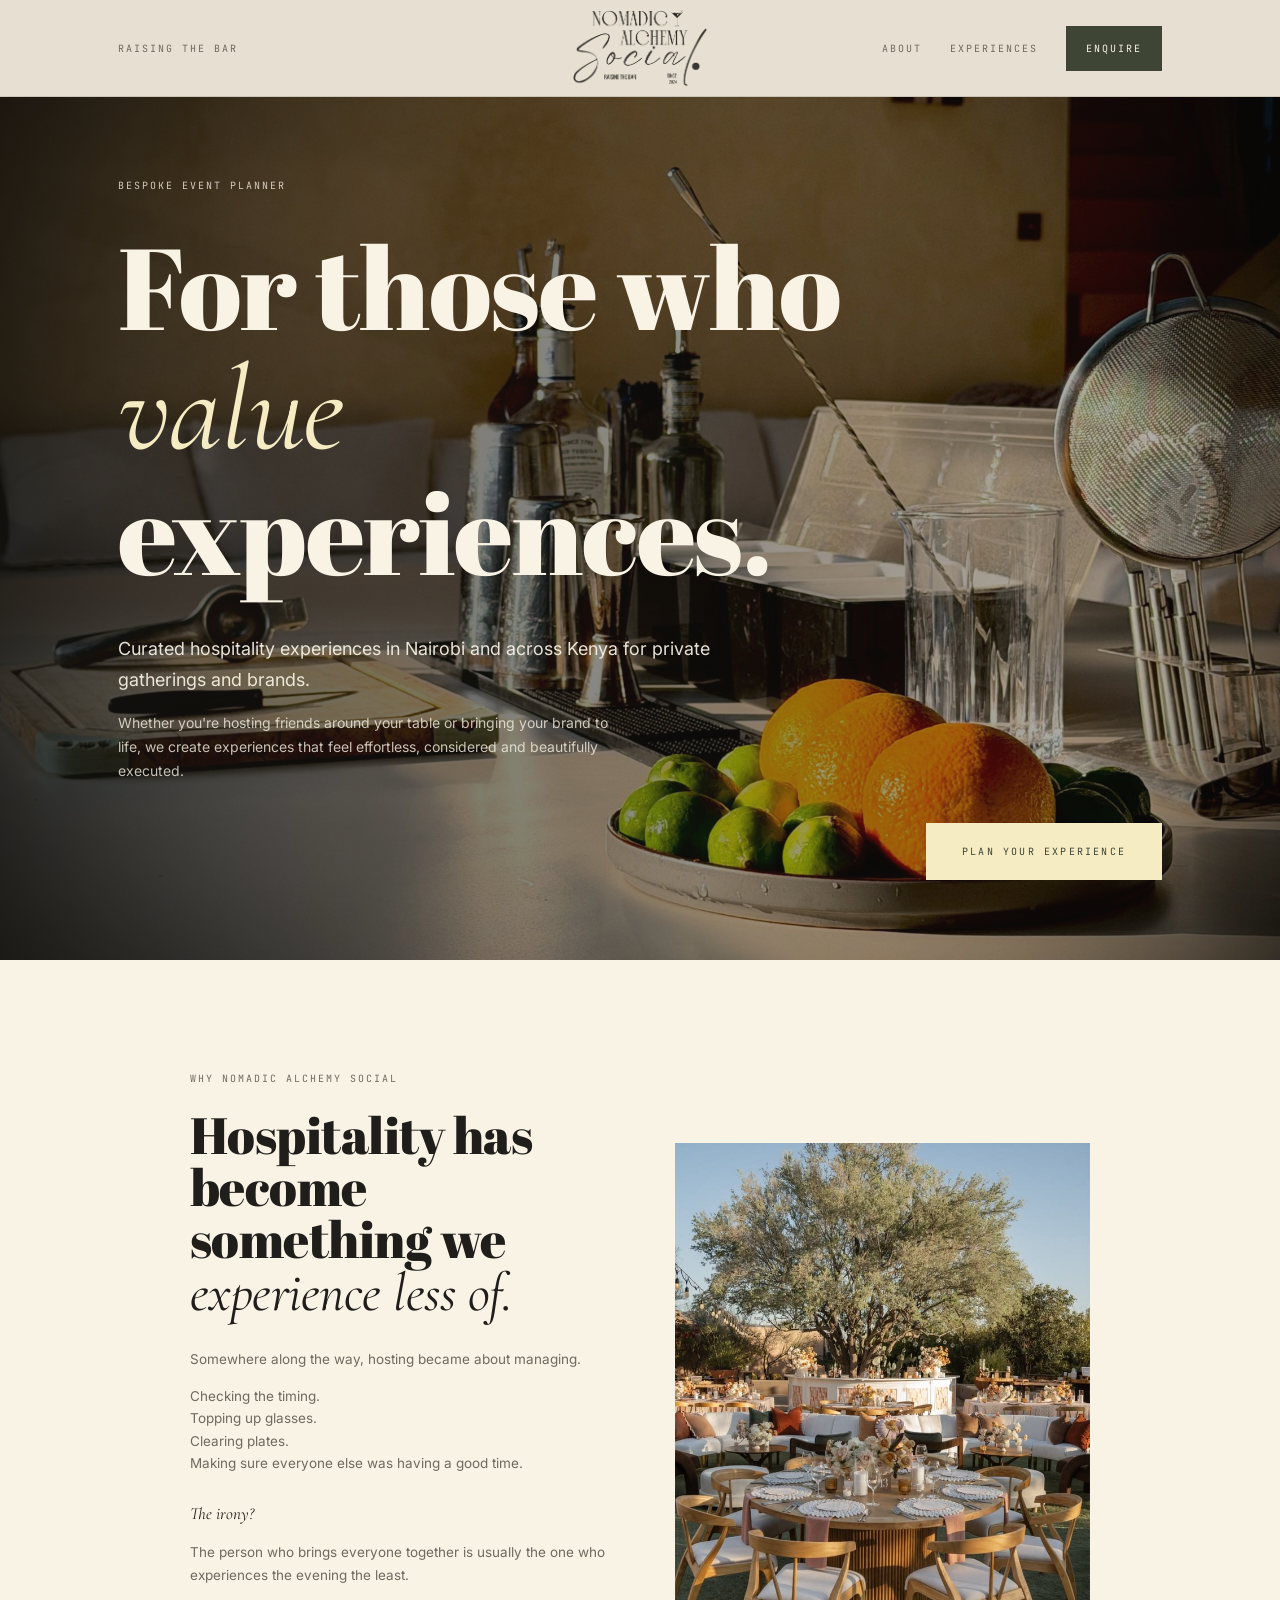
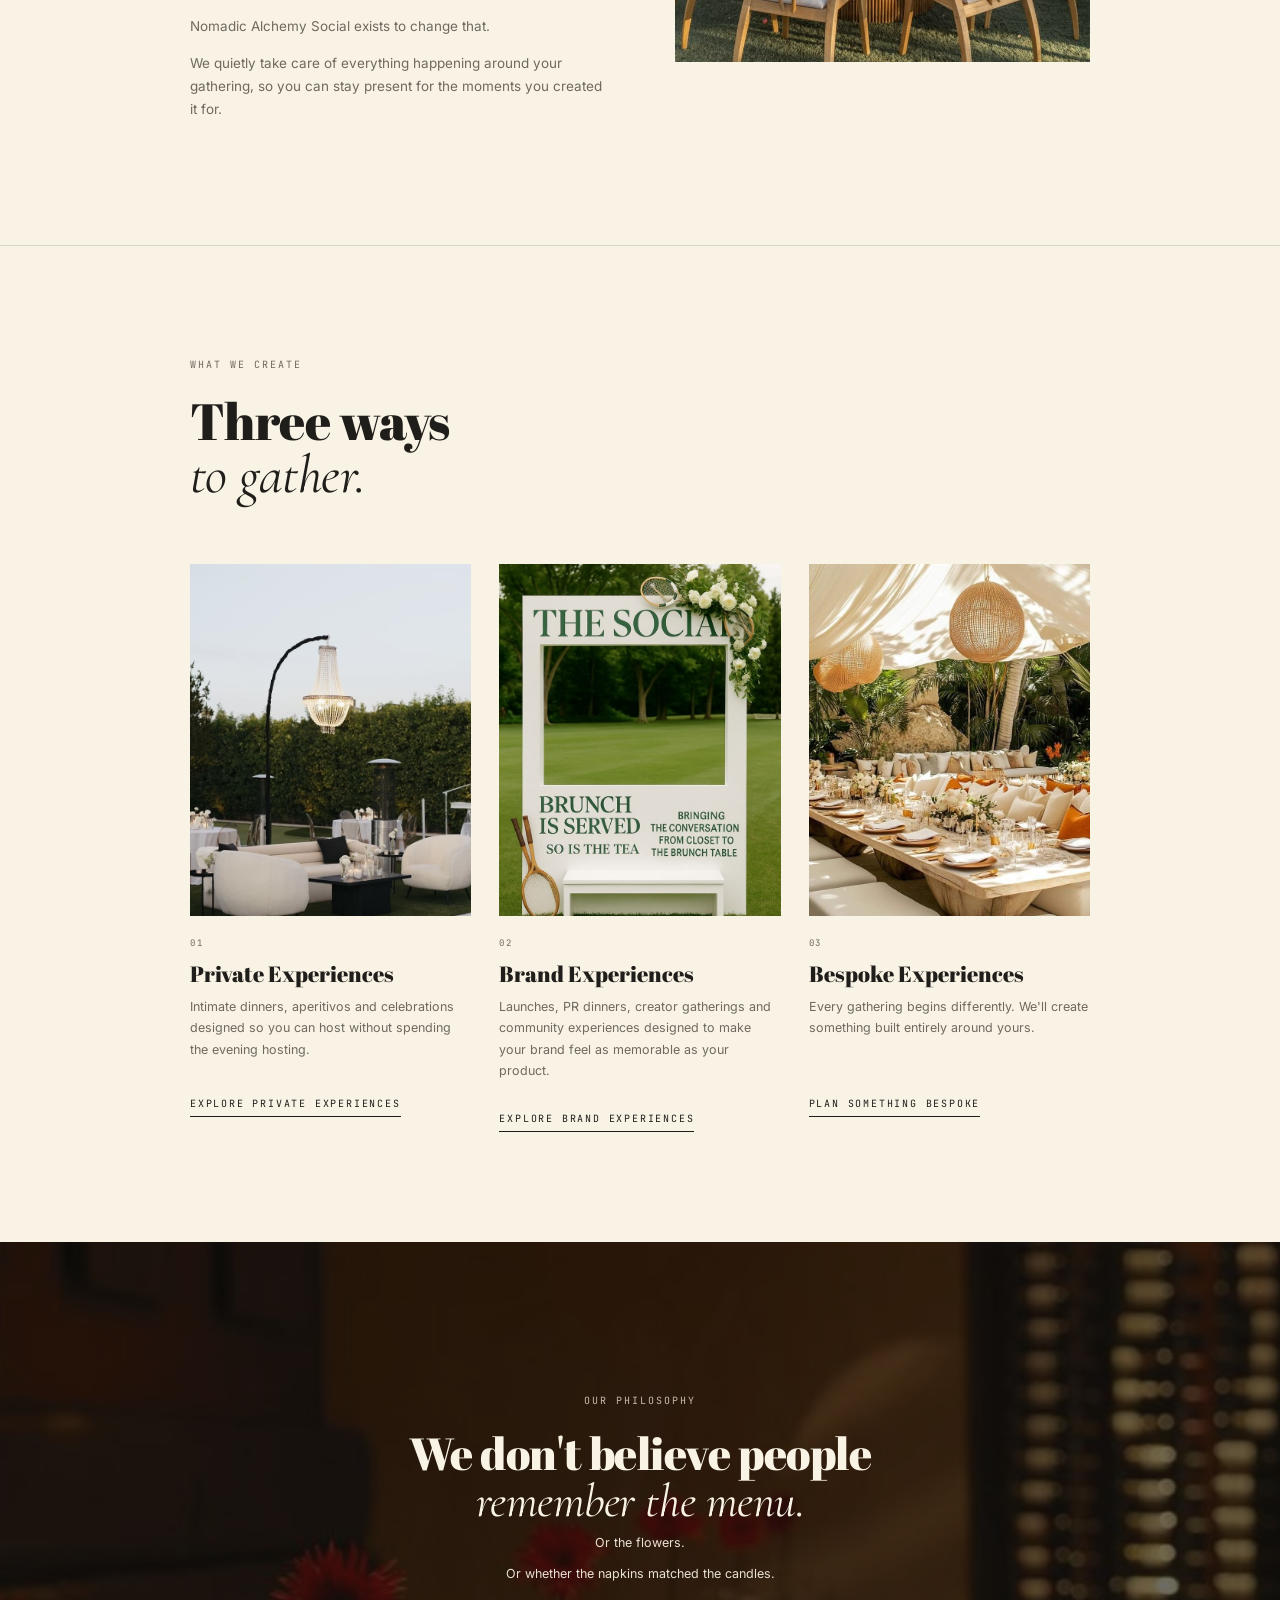
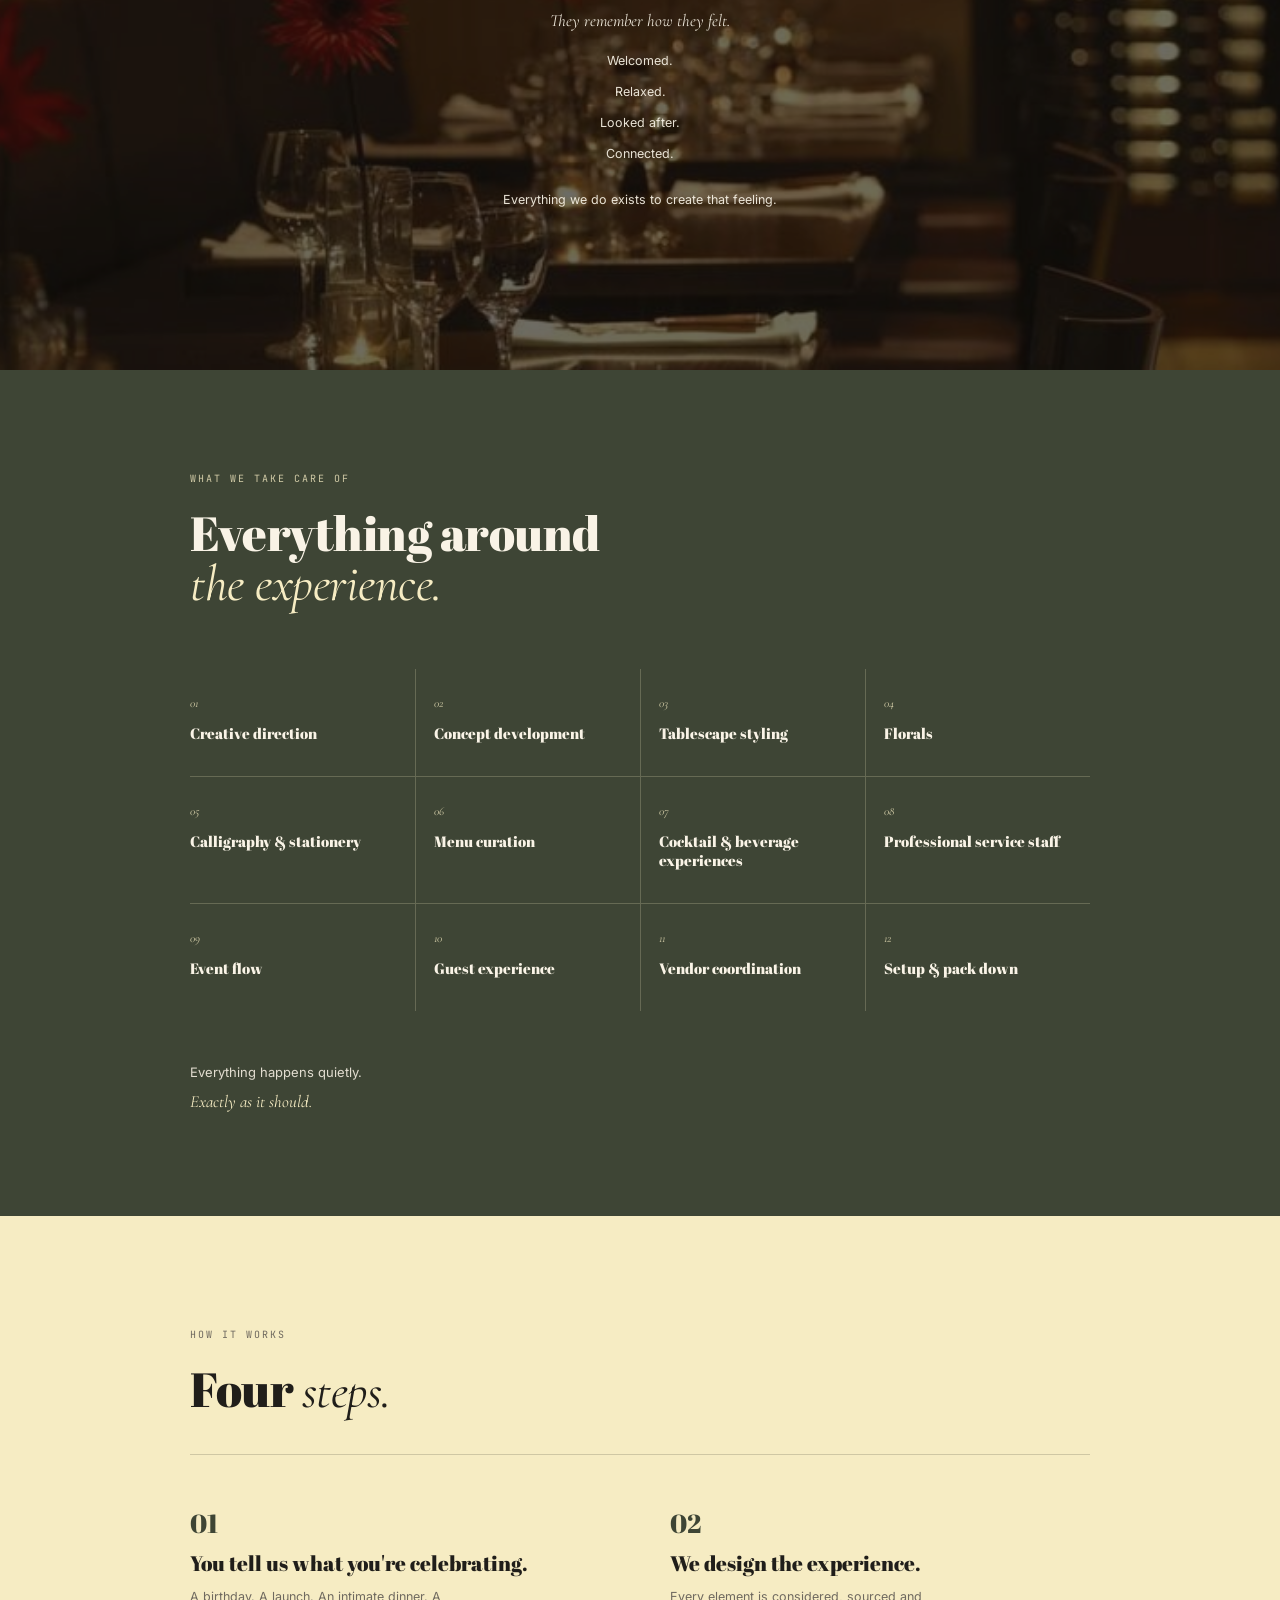
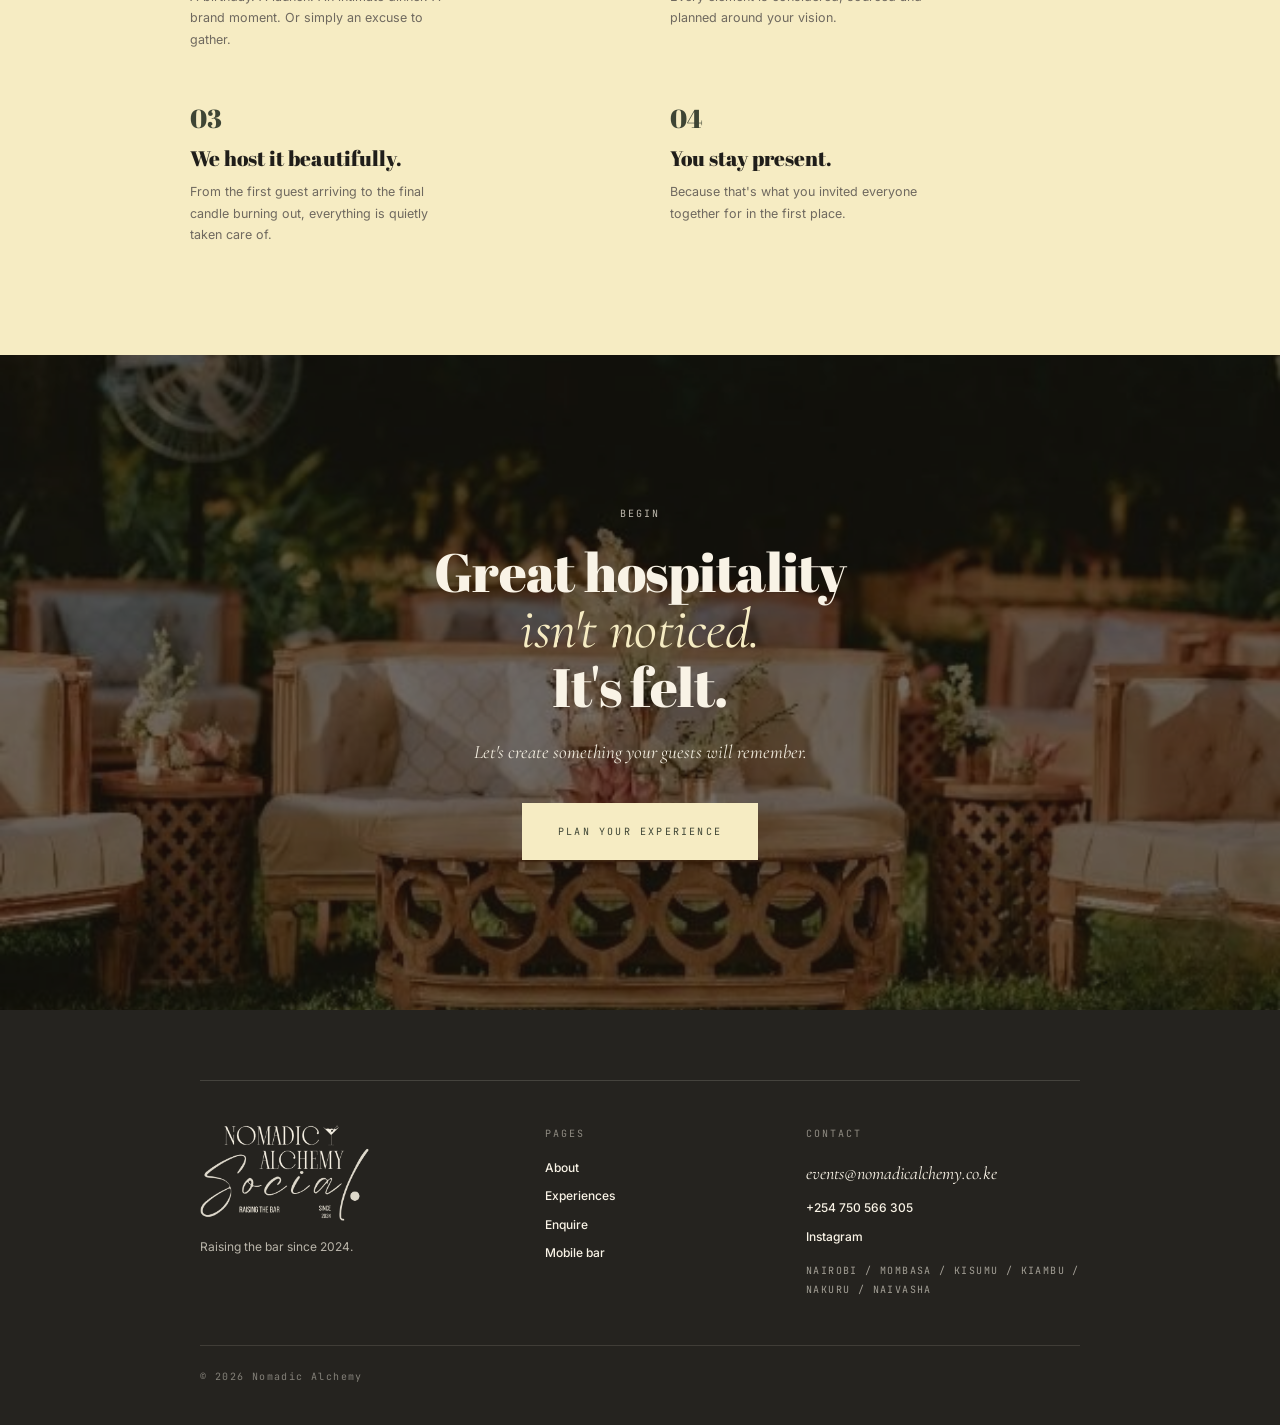
<file: social.html>
<!DOCTYPE html>
<html lang="en">
<head>
<!-- Meta Pixel Code -->
<script>
!function(f,b,e,v,n,t,s)
{if(f.fbq)return;n=f.fbq=function(){n.callMethod?
n.callMethod.apply(n,arguments):n.queue.push(arguments)};
if(!f._fbq)f._fbq=n;n.push=n;n.loaded=!0;n.version='2.0';
n.queue=[];t=b.createElement(e);t.async=!0;
t.src=v;s=b.getElementsByTagName(e)[0];
s.parentNode.insertBefore(t,s)}(window, document,'script',
'https://connect.facebook.net/en_US/fbevents.js');
fbq('init', '1013055964388027');
fbq('track', 'PageView');
</script>
<noscript><img height="1" width="1" style="display:none"
src="https://www.facebook.com/tr?id=1013055964388027&ev=PageView&noscript=1"
/></noscript>
<!-- End Meta Pixel Code -->
<meta charset="UTF-8">
<meta name="viewport" content="width=device-width, initial-scale=1.0">
<title>Nomadic Alchemy Social | Curated Hospitality Experiences in Kenya</title>
<meta name="description" content="Nomadic Alchemy Social designs hosted dinners, aperitivos, brand experiences and bespoke gatherings in Nairobi, Mombasa, Kisumu, Kiambu, Nakuru and Naivasha.">
<link rel="icon" type="image/png" href="favicon.png">
<link rel="preconnect" href="https://fonts.googleapis.com">
<link rel="preconnect" href="https://fonts.gstatic.com" crossorigin>
<link href="https://fonts.googleapis.com/css2?family=Abril+Fatface&family=Cormorant+Garamond:ital,wght@0,400;0,500;1,400;1,500&family=Inter:wght@300;400;500&family=JetBrains+Mono:wght@400;500&display=swap" rel="stylesheet">
<link rel="stylesheet" href="social.css">
</head>
<body>

<header class="top">
  <div class="top-in">
    <span class="top-tag">Raising the bar</span>
    <a class="brand" href="social.html" aria-label="Nomadic Alchemy Social home"><img src="images/social/logo.png" alt="Nomadic Alchemy Social" width="1100" height="625"></a>
    <nav class="top-nav" aria-label="Main">
      <a href="about.html">About</a>
      <a href="experiences.html">Experiences</a>
      <a class="btn-olive" href="enquire.html">Enquire</a>
    </nav>
  </div>
</header>

<main>

<section class="hero">
  <div class="hero-in">
    <span class="label">Bespoke event planner</span>
    <h1 class="h-display">For those who <span class="h-serif">value</span>experiences.</h1>
    <p>Curated hospitality experiences in Nairobi and across Kenya for private gatherings and brands.</p>
    <p class="sub">Whether you're hosting friends around your table or bringing your brand to life, we create experiences that feel effortless, considered and beautifully executed.</p>
    <div class="hero-cta"><a class="btn-butter" href="enquire.html">Plan your experience</a></div>
  </div>
</section>

<section class="sec why">
  <div class="sec-in wide">
    <div class="why-grid">
      <div>
        <span class="label">Why Nomadic Alchemy Social</span>
        <h2 class="h-display">Hospitality has become something we <span class="h-serif">experience less of.</span></h2>
        <p>Somewhere along the way, hosting became about managing.</p>
        <p class="stack">Checking the timing.<br>Topping up glasses.<br>Clearing plates.<br>Making sure everyone else was having a good time.</p>
        <p class="irony">The irony?</p>
        <p>The person who brings everyone together is usually the one who experiences the evening the least.</p>
        <p class="exists">Nomadic Alchemy Social exists to change that.</p>
        <p>We quietly take care of everything happening around your gathering, so you can stay present for the moments you created it for.</p>
      </div>
      <div class="ph portrait" data-slot="why-table.jpg"><img src="images/social/why-table.jpg" alt="A long table set for an evening gathering" onerror="this.remove()"></div>
    </div>
  </div>
</section>

<section class="sec ways">
  <div class="sec-in wide">
    <span class="label">What we create</span>
    <h2 class="h-display">Three ways <span class="h-serif">to gather.</span></h2>
    <div class="ways-grid">
      <article class="way">
        <div class="ph portrait" data-slot="card-private.jpg"><img src="images/social/card-private.jpg" alt="Hands arranging flowers on a styled table" onerror="this.remove()"></div>
        <span class="num">01</span>
        <h3>Private Experiences</h3>
        <p>Intimate dinners, aperitivos and celebrations designed so you can host without spending the evening hosting.</p>
        <a class="text-link" href="experiences.html#private">Explore private experiences</a>
      </article>
      <article class="way">
        <div class="ph portrait" data-slot="card-brand.jpg"><img src="images/social/card-brand.jpg" alt="A candlelit table set for a brand dinner" onerror="this.remove()"></div>
        <span class="num">02</span>
        <h3>Brand Experiences</h3>
        <p>Launches, PR dinners, creator gatherings and community experiences designed to make your brand feel as memorable as your product.</p>
        <a class="text-link" href="experiences.html#brand">Explore brand experiences</a>
      </article>
      <article class="way">
        <div class="ph portrait" data-slot="card-bespoke.jpg"><img src="images/social/card-bespoke.jpg" alt="Tall candles and flowers on a dark table" onerror="this.remove()"></div>
        <span class="num">03</span>
        <h3>Bespoke Experiences</h3>
        <p>Every gathering begins differently. We'll create something built entirely around yours.</p>
        <a class="text-link" href="experiences.html#bespoke">Plan something bespoke</a>
      </article>
    </div>
  </div>
</section>

<section class="banner">
  <div class="banner-in">
    <span class="label">Our philosophy</span>
    <h2 class="h-display">We don't believe people <span class="h-serif">remember the menu.</span></h2>
    <p>Or the flowers.</p>
    <p>Or whether the napkins matched the candles.</p>
    <p class="felt">They remember how they felt.</p>
    <p>Welcomed.</p>
    <p>Relaxed.</p>
    <p>Looked after.</p>
    <p>Connected.</p>
    <p class="close">Everything we do exists to create that feeling.</p>
  </div>
</section>

<section class="care">
  <div class="sec-in wide">
    <span class="label">What we take care of</span>
    <h2 class="h-display">Everything around <span class="h-serif">the experience.</span></h2>
    <div class="care-grid">
      <div class="care-item"><span>01</span><b>Creative direction</b></div>
      <div class="care-item"><span>02</span><b>Concept development</b></div>
      <div class="care-item"><span>03</span><b>Tablescape styling</b></div>
      <div class="care-item"><span>04</span><b>Florals</b></div>
      <div class="care-item"><span>05</span><b>Calligraphy &amp; stationery</b></div>
      <div class="care-item"><span>06</span><b>Menu curation</b></div>
      <div class="care-item"><span>07</span><b>Cocktail &amp; beverage experiences</b></div>
      <div class="care-item"><span>08</span><b>Professional service staff</b></div>
      <div class="care-item"><span>09</span><b>Event flow</b></div>
      <div class="care-item"><span>10</span><b>Guest experience</b></div>
      <div class="care-item"><span>11</span><b>Vendor coordination</b></div>
      <div class="care-item"><span>12</span><b>Setup &amp; pack down</b></div>
    </div>
    <p class="care-foot">Everything happens quietly.<em>Exactly as it should.</em></p>
  </div>
</section>

<section class="sec steps">
  <div class="sec-in wide">
    <span class="label">How it works</span>
    <h2 class="h-display">Four <span class="h-serif">steps.</span></h2>
    <div class="steps-grid">
      <div class="step"><b class="n">01</b><h3>You tell us what you're celebrating.</h3><p>A birthday. A launch. An intimate dinner. A brand moment. Or simply an excuse to gather.</p></div>
      <div class="step"><b class="n">02</b><h3>We design the experience.</h3><p>Every element is considered, sourced and planned around your vision.</p></div>
      <div class="step"><b class="n">03</b><h3>We host it beautifully.</h3><p>From the first guest arriving to the final candle burning out, everything is quietly taken care of.</p></div>
      <div class="step"><b class="n">04</b><h3>You stay present.</h3><p>Because that's what you invited everyone together for in the first place.</p></div>
    </div>
  </div>
</section>

<section class="finale">
  <div class="finale-in">
    <span class="label">Begin</span>
    <h2 class="h-display">Great hospitality <span class="h-serif">isn't noticed.</span><span class="h-display second">It's felt.</span></h2>
    <p>Let's create something your guests will remember.</p>
    <a class="btn-butter" href="enquire.html">Plan your experience</a>
  </div>
</section>

</main>

<footer>
  <div class="foot-in">
    <div class="foot-grid">
      <div>
        <a class="foot-brand" href="social.html" aria-label="Nomadic Alchemy Social home"><img src="images/social/logo-light.png" alt="Nomadic Alchemy Social" width="1100" height="625"></a>
        <p>Raising the bar since 2024.</p>
      </div>
      <div class="foot-col">
        <span class="label">Pages</span>
        <a href="about.html">About</a>
        <a href="experiences.html">Experiences</a>
        <a href="enquire.html">Enquire</a>
        <a href="index.html">Mobile bar</a>
      </div>
      <div class="foot-col">
        <span class="label">Contact</span>
        <a class="mail" href="mailto:events@nomadicalchemy.co.ke">events@nomadicalchemy.co.ke</a>
        <a href="https://wa.me/254750566305">+254 750 566 305</a>
        <a href="https://www.instagram.com/nomadicalchemy.social" target="_blank" rel="noopener">Instagram</a>
        <div class="areas">Nairobi / Mombasa / Kisumu / Kiambu / Nakuru / Naivasha</div>
      </div>
    </div>
    <div class="foot-base">&copy; 2026 Nomadic Alchemy</div>
  </div>
</footer>

</body>
</html>
</file>
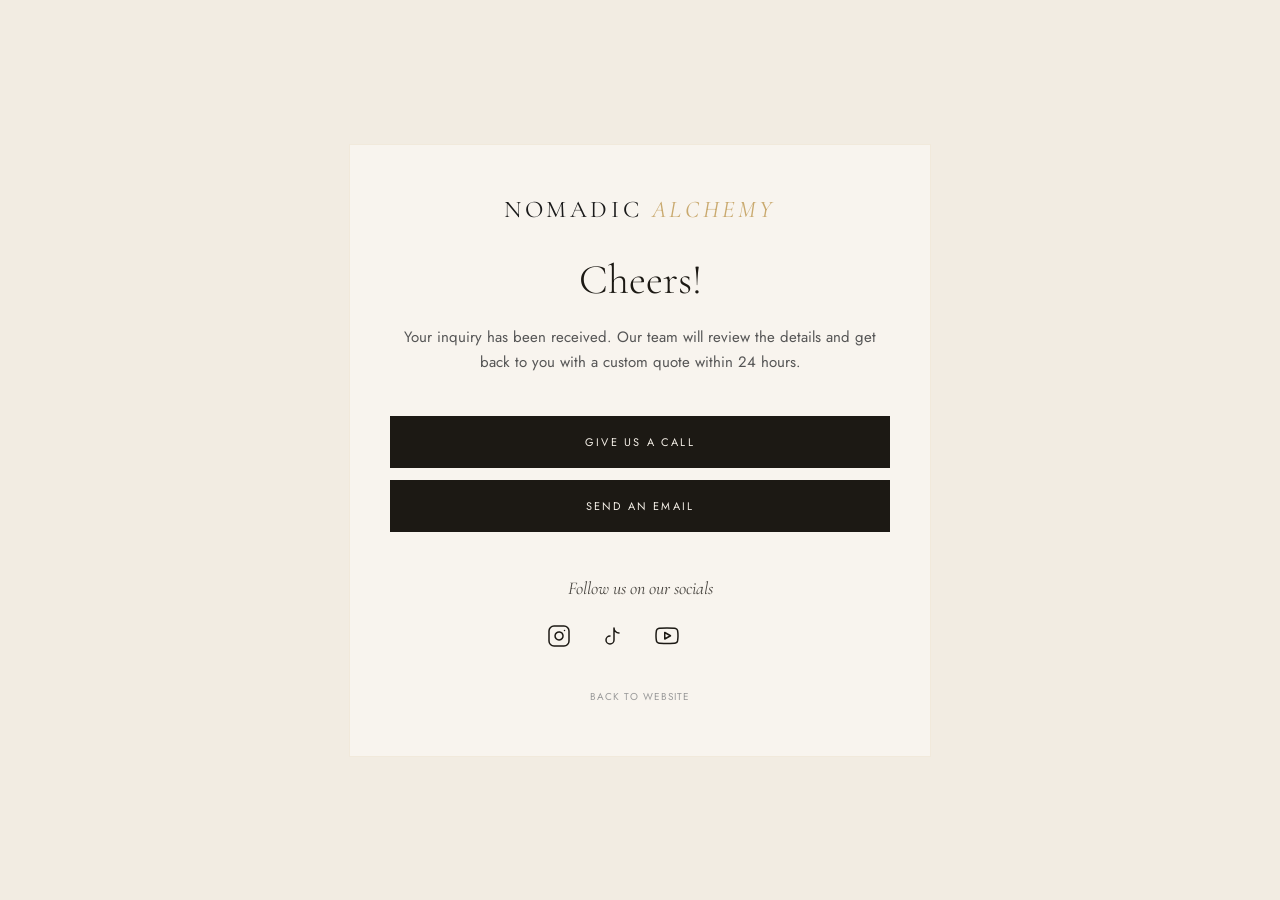
<file: thank-you.html>
<!DOCTYPE html>
<html lang="en">
<head>
    <!-- Meta Pixel Code -->
  <script>
  !function(f,b,e,v,n,t,s)
  {if(f.fbq)return;n=f.fbq=function(){n.callMethod?
  n.callMethod.apply(n,arguments):n.queue.push(arguments)};
  if(!f._fbq)f._fbq=n;n.push=n;n.loaded=!0;n.version='2.0';
  n.queue=[];t=b.createElement(e);t.async=!0;
  t.src=v;s=b.getElementsByTagName(e)[0];
  s.parentNode.insertBefore(t,s)}(window, document,'script',
  'https://connect.facebook.net/en_US/fbevents.js');
  fbq('init', '1013055964388027');
  fbq('track', 'PageView');
  </script>
  <noscript><img height="1" width="1" style="display:none"
  src="https://www.facebook.com/tr?id=1013055964388027&ev=PageView&noscript=1"
  /></noscript>
  <!-- End Meta Pixel Code -->
    <meta charset="UTF-8">
    <meta name="viewport" content="width=device-width, initial-scale=1.0">
    <title>Thank You — Nomadic Alchemy</title>
    <link rel="preconnect" href="https://fonts.googleapis.com">
    <link href="https://fonts.googleapis.com/css2?family=Cormorant+Garamond:ital,wght@0,300;0,400;0,500;1,300;1,400&family=Jost:wght@300;400;500&display=swap" rel="stylesheet">
    <style>
        :root {
            --gold: #c9a96e;
            --dark: #1c1914;
            --cream: #f2ece2;
            --text-light: #f5f0e8;
            --text-dark: #1a1a1a;
            --serif: 'Cormorant Garamond', Georgia, serif;
            --sans: 'Jost', 'Helvetica Neue', Arial, sans-serif;
        }

        body {
            margin: 0;
            padding: 0;
            font-family: var(--sans);
            background-color: var(--cream);
            color: var(--text-dark);
            display: flex;
            align-items: center;
            justify-content: center;
            min-height: 100vh;
            text-align: center;
        }

        .container {
            max-width: 500px;
            width: 90%;
            padding: 50px 40px;
            background: rgba(255, 255, 255, 0.4);
            border: 1px solid rgba(201, 169, 110, 0.15);
        }

        .logo {
            font-family: var(--serif);
            font-size: 24px;
            letter-spacing: 0.15em;
            text-transform: uppercase;
            margin-bottom: 30px;
        }

        .logo span {
            color: var(--gold);
            font-style: italic;
        }

        h1 {
            font-family: var(--serif);
            font-size: 42px;
            font-weight: 300;
            margin-bottom: 20px;
            color: var(--dark);
        }

        p {
            font-size: 15px;
            line-height: 1.7;
            color: #555;
            margin-bottom: 40px;
        }

        .links-stack {
            display: flex;
            flex-direction: column;
            gap: 12px;
            margin-bottom: 45px;
        }

        .btn {
            text-decoration: none;
            padding: 18px;
            font-size: 11px;
            letter-spacing: 0.2em;
            text-transform: uppercase;
            transition: all 0.3s ease;
            display: block;
        }

        .btn-primary {
            background: var(--dark);
            color: var(--text-light);
        }

        .btn-primary:hover {
            background: var(--gold);
        }

        .social-header {
            font-family: var(--serif);
            font-size: 18px;
            font-style: italic;
            color: var(--dark);
            margin-bottom: 25px;
            opacity: 0.8;
        }

        .social-icons {
            display: flex;
            justify-content: center;
            gap: 30px;
            margin-bottom: 35px;
        }

        .social-icons a {
            color: var(--dark);
            transition: all 0.3s ease;
            display: flex;
            align-items: center;
        }

        .social-icons a:hover {
            color: var(--gold);
            transform: translateY(-2px);
        }

        .social-icons svg {
            width: 24px;
            height: 24px;
            fill: none;
            stroke: currentColor;
            stroke-width: 1.5;
            stroke-linecap: round;
            stroke-linejoin: round;
        }

        /* Fill adjustment for specific icons that look better solid */
        .fill-svg { fill: currentColor; stroke: none !important; }

        .back-home {
            display: inline-block;
            font-size: 10px;
            text-transform: uppercase;
            letter-spacing: 0.1em;
            color: #999;
            text-decoration: none;
            border-bottom: 1px solid transparent;
        }

        .back-home:hover {
            border-bottom-color: #999;
        }
    </style>
</head>
<body>
    <div class="container">
        <div class="logo">Nomadic <span>Alchemy</span></div>
        <h1>Cheers!</h1>
        <p>Your inquiry has been received. Our team will review the details and get back to you with a custom quote within 24 hours.</p>
        
        <div class="links-stack">
            <a href="tel:+254750566305" class="btn btn-primary">Give Us a Call</a>
            <a href="mailto:bookings@nomadicalchemy.co.ke" class="btn btn-primary">Send an Email</a>
        </div>

        <div class="social-header">Follow us on our socials</div>
        <div class="social-icons">
            <a href="https://www.instagram.com/nomadic.alchemy" target="_blank">
                <svg viewBox="0 0 24 24"><rect x="2" y="2" width="20" height="20" rx="5" ry="5"></rect><path d="M16 11.37A4 4 0 1 1 12.63 8 4 4 0 0 1 16 11.37z"></path><line x1="17.5" y1="6.5" x2="17.51" y2="6.5"></line></svg>
            </a>
            <a href="https://www.tiktok.com/@nomadic.alchemy" target="_blank">
                <svg viewBox="0 0 24 24"><path d="M9 12a4 4 0 1 0 4 4V4a5 5 0 0 0 5 5"></path></svg>
            </a>
            <a href="https://www.youtube.com/@nomadicalchemy" target="_blank">
                <svg viewBox="0 0 24 24"><path d="M22.54 6.42a2.78 2.78 0 0 0-1.94-2C18.88 4 12 4 12 4s-6.88 0-8.6.46a2.78 2.78 0 0 0-1.94 2A29 29 0 0 0 1 11.75a29 29 0 0 0 .46 5.33A2.78 2.78 0 0 0 3.4 19c1.72.46 8.6.46 8.6.46s6.88 0 8.6-.46a2.78 2.78 0 0 0 1.94-2 29 29 0 0 0 .46-5.25 29 29 0 0 0-.46-5.33z"></path><polygon points="9.75 15.02 15.5 11.75 9.75 8.48 9.75 15.02"></polygon></svg>
            </a>
            <a href="https://www.threads.net/@nomadic.alchemy" target="_blank">
                <svg viewBox="0 0 24 24" class="fill-svg"><path d="M14.886 12.213c.004-.325.006-.653.006-.983 0-2.433-.664-4.305-1.973-5.564-1.282-1.233-3.155-1.859-5.565-1.859-2.5 0-4.404.646-5.659 1.919C.46 7.014-.14 8.857-.14 11.206c0 2.296.611 4.148 1.815 5.503 1.251 1.408 3.12 2.122 5.556 2.122.99 0 1.905-.121 2.718-.362.805-.24 1.5-.597 2.065-1.062l-1.393-1.638c-.413.313-.918.55-1.503.704-.585.155-1.22.233-1.895.233-1.583 0-2.793-.414-3.612-1.236-.819-.821-1.235-2.022-1.242-3.585h9.914c.061-.314.12-.61.178-.89zM2.316 10.364c.088-1.442.493-2.518 1.222-3.238.73-.721 1.76-1.085 3.097-1.085 1.378 0 2.443.376 3.18 1.123.738.747 1.118 1.849 1.144 3.197l-8.543.003z"/></svg>
            </a>
        </div>

        <a href="index.html" class="back-home">Back to Website</a>
    </div>
</body>
</html>
</file>
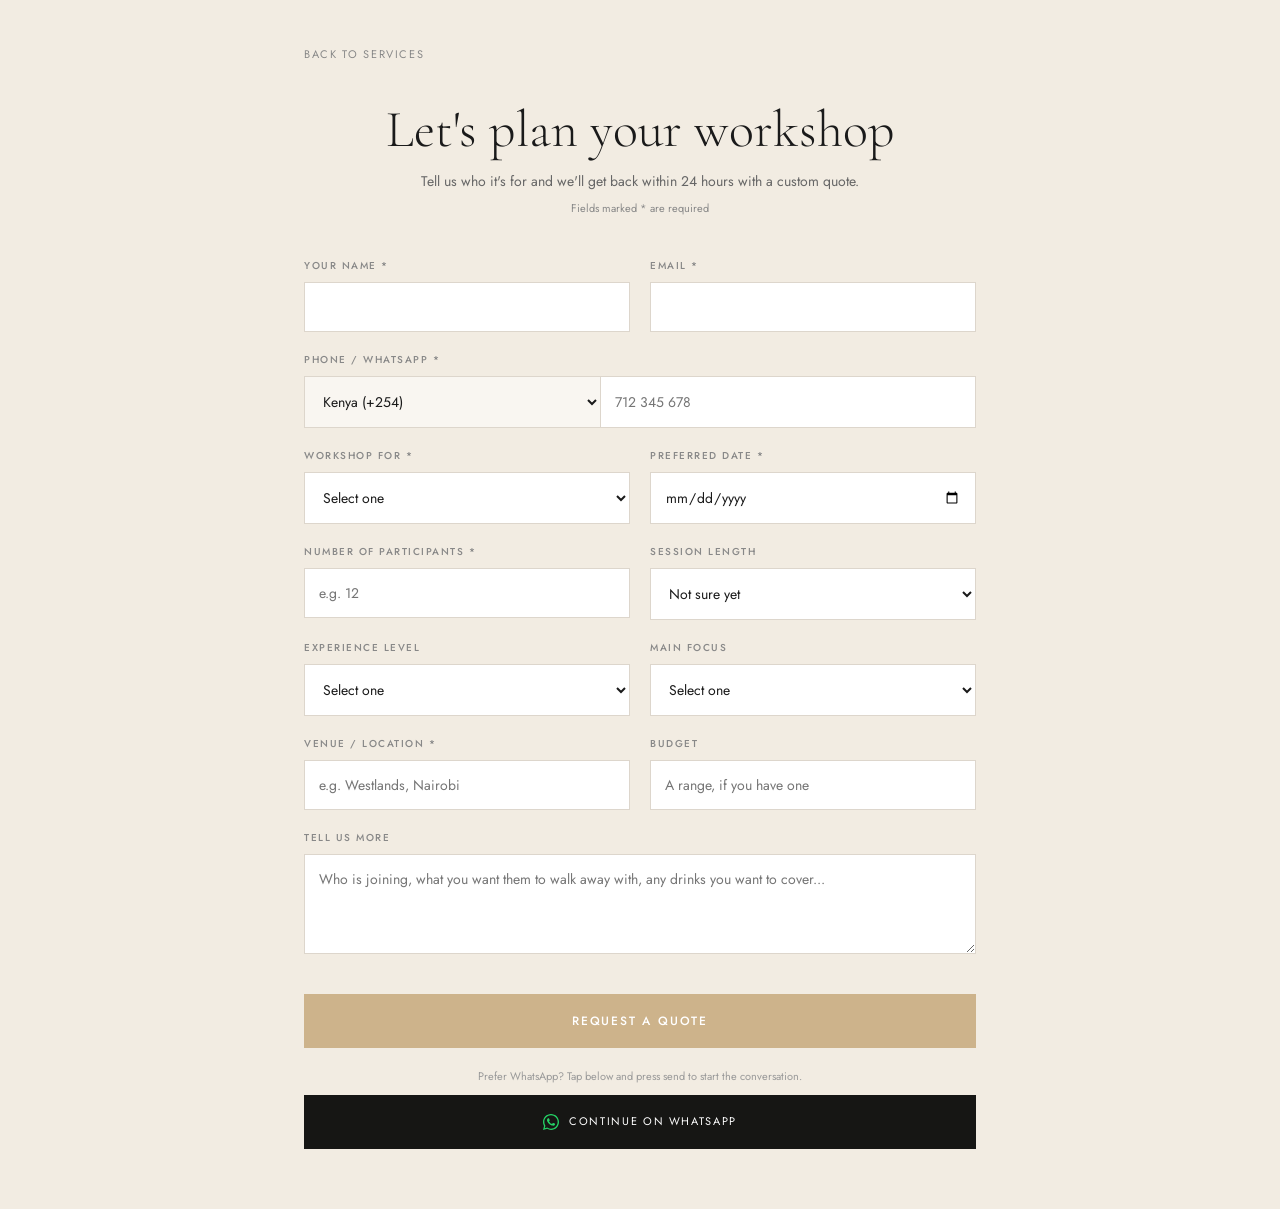
<file: workshops.html>
<!DOCTYPE html>
<html lang="en">
<head>
<!-- Meta Pixel Code -->
<script>
!function(f,b,e,v,n,t,s)
{if(f.fbq)return;n=f.fbq=function(){n.callMethod?
n.callMethod.apply(n,arguments):n.queue.push(arguments)};
if(!f._fbq)f._fbq=n;n.push=n;n.loaded=!0;n.version='2.0';
n.queue=[];t=b.createElement(e);t.async=!0;
t.src=v;s=b.getElementsByTagName(e)[0];
s.parentNode.insertBefore(t,s)}(window, document,'script',
'https://connect.facebook.net/en_US/fbevents.js');
fbq('init', '1013055964388027');
fbq('track', 'PageView');
</script>
<noscript><img height="1" width="1" style="display:none"
src="https://www.facebook.com/tr?id=1013055964388027&ev=PageView&noscript=1"
/></noscript>
<!-- End Meta Pixel Code -->
<meta charset="UTF-8">
<meta name="viewport" content="width=device-width, initial-scale=1.0">
<title>Mixology Workshops Quote | Nomadic Alchemy</title>
<meta name="description" content="Request a quote for a hands-on mixology workshop in Nairobi for enthusiasts, hospitality staff and teams.">
<link rel="icon" type="image/png" href="favicon.png">
<link rel="apple-touch-icon" href="favicon.png">
<link rel="preconnect" href="https://fonts.googleapis.com">
<link href="https://fonts.googleapis.com/css2?family=Cormorant+Garamond:wght@300;400&family=Jost:wght@300;400;500&display=swap" rel="stylesheet">
<link rel="stylesheet" href="quote.css">
</head>
<body>

<div class="page-body">
    <a class="back" href="index.html#services">Back to services</a>
    <h1 class="page-title">Let's plan your workshop</h1>
    <p class="page-sub">Tell us who it's for and we'll get back within 24 hours with a custom quote.</p>
    <p class="required-note">Fields marked * are required</p>

    <form action="https://api.web3forms.com/submit" method="POST">
        <input type="hidden" name="access_key" value="9837f6a8-35b7-4565-80e7-746e106ca202">
        <input type="hidden" name="subject" value="New mixology workshop quote request">
        <input type="hidden" name="from_name" value="Nomadic Alchemy website">
        <input type="hidden" name="redirect" value="https://nomadicalchemy.co.ke/thank-you.html">
        <input type="checkbox" name="botcheck" class="hp" tabindex="-1" autocomplete="off" aria-hidden="true">
        <div class="form-row">
            <div class="field">
                <label for="name">Your Name *</label>
                <input type="text" id="name" name="name" required autocomplete="name">
            </div>
            <div class="field">
                <label for="email">Email *</label>
                <input type="email" id="email" name="email" required autocomplete="email">
            </div>
        </div>

        <div class="form-one field">
            <label for="phone">Phone / WhatsApp *</label>
            <div class="phone-field" data-phone>
                <select aria-label="Country" autocomplete="off" data-phone-country></select>
                <input type="tel" id="phone" inputmode="tel" autocomplete="tel-national" placeholder="712 345 678" required data-phone-number>
                <input type="hidden" name="phone" data-phone-full>
                <input type="hidden" name="phone_country" data-phone-country-name>
            </div>
        </div>

        <div class="form-row">
            <div class="field">
                <label for="wtype">Workshop For *</label>
                <select id="wtype" name="workshop_type" required>
                    <option value="">Select one</option>
                    <option>Home bar enthusiasts</option>
                    <option>Hospitality staff training</option>
                    <option>Corporate team session</option>
                    <option>Private group or celebration</option>
                    <option>Not sure yet</option>
                </select>
            </div>
            <div class="field">
                <label for="eventDate">Preferred Date *</label>
                <input type="date" id="eventDate" name="preferred_date" required onclick="this.showPicker()">
            </div>
        </div>

        <div class="form-row">
            <div class="field">
                <label for="participants">Number of Participants *</label>
                <input type="text" id="participants" name="participants" placeholder="e.g. 12" required>
            </div>
            <div class="field">
                <label for="duration">Session Length</label>
                <select id="duration" name="session_length">
                    <option value="">Not sure yet</option>
                    <option>About 2 hours</option>
                    <option>Half day</option>
                    <option>Full day</option>
                </select>
            </div>
        </div>

        <div class="form-row">
            <div class="field">
                <label for="level">Experience Level</label>
                <select id="level" name="experience_level">
                    <option value="">Select one</option>
                    <option>Complete beginners</option>
                    <option>Some experience</option>
                    <option>Working bartenders</option>
                    <option>A mix of levels</option>
                </select>
            </div>
            <div class="field">
                <label for="focus">Main Focus</label>
                <select id="focus" name="main_focus">
                    <option value="">Select one</option>
                    <option>Core techniques</option>
                    <option>Flavor balance and recipes</option>
                    <option>Classic cocktails</option>
                    <option>Creating signature drinks</option>
                    <option>Speed and service</option>
                    <option>A mix of these</option>
                </select>
            </div>
        </div>

        <div class="form-row">
            <div class="field">
                <label for="venue">Venue / Location *</label>
                <input type="text" id="venue" name="venue" placeholder="e.g. Westlands, Nairobi" required>
            </div>
            <div class="field">
                <label for="budget">Budget</label>
                <input type="text" id="budget" name="budget" placeholder="A range, if you have one">
            </div>
        </div>

        <div class="form-one field" style="margin-bottom: 30px;">
            <label for="message">Tell Us More</label>
            <textarea id="message" name="message" placeholder="Who is joining, what you want them to walk away with, any drinks you want to cover..." style="height: 100px;"></textarea>
        </div>

        <button type="submit" class="submit-btn">Request a quote</button>
    </form>

    <p class="ux-note">Prefer WhatsApp? Tap below and press send to start the conversation.</p>

    <a href="https://wa.me/254750566305?text=Hello%20Nomadic%20Alchemy%2C%20I%27d%20like%20a%20quote%20for%20a%20mixology%20workshop.%0A%0AName%3A%20%0AWorkshop%20for%3A%20%0AParticipants%3A%20%0ALocation%3A%20%0APreferred%20date%3A%20%0A" class="whatsapp-btn" target="_blank" rel="noopener">
        <svg class="whatsapp-icon" viewBox="0 0 24 24"><path d="M17.472 14.382c-.297-.149-1.758-.867-2.03-.967-.273-.099-.471-.148-.67.15-.197.297-.767.966-.94 1.164-.173.199-.347.223-.644.075-.297-.15-1.255-.463-2.39-1.475-.883-.788-1.48-1.761-1.653-2.059-.173-.297-.018-.458.13-.606.134-.133.298-.347.446-.52.149-.174.198-.298.298-.497.099-.198.05-.371-.025-.52-.075-.149-.669-1.612-.916-2.207-.242-.579-.487-.5-.669-.51-.173-.008-.371-.01-.57-.01-.198 0-.52.074-.792.372-.272.297-1.04 1.016-1.04 2.479 0 1.462 1.065 2.875 1.213 3.074.149.198 2.096 3.2 5.077 4.487.709.306 1.262.489 1.694.625.712.227 1.36.195 1.871.118.571-.085 1.758-.719 2.006-1.413.248-.694.248-1.289.173-1.413-.074-.124-.272-.198-.57-.347z"/><path d="M12 0C5.373 0 0 5.373 0 12c0 2.123.555 4.118 1.528 5.849L.057 23.886l6.196-1.625A11.945 11.945 0 0012 24c6.627 0 12-5.373 12-12S18.627 0 12 0zm0 22c-1.891 0-3.663-.502-5.193-1.381l-.371-.221-3.853 1.011 1.029-3.752-.242-.385A9.953 9.953 0 012 12C2 6.477 6.477 2 12 2s10 4.477 10 10-4.477 10-10 10z"/></svg>
        CONTINUE ON WHATSAPP
    </a>
</div>

<script src="phone.js"></script>
<script>
    var d = document.getElementById('eventDate');
    if (d) d.setAttribute('min', new Date().toISOString().split('T')[0]);
</script>

</body>
</html>
</file>
<file: social.css>
*,*::before,*::after{margin:0;padding:0;box-sizing:border-box}
:root{
  --cream:#f9f3e6;
  --butter:#f6ecc3;
  --olive:#3e4535;
  --char:#25231f;
  --ink:#201e1a;
  --mute:#6f695f;
  --sand:#e6dfd1;
  --line:rgba(32,30,26,.14);
  --display:'Abril Fatface',Georgia,serif;
  --serif:'Cormorant Garamond',Georgia,serif;
  --sans:'Inter',system-ui,-apple-system,'Helvetica Neue',Arial,sans-serif;
  --mono:'JetBrains Mono',ui-monospace,Menlo,monospace;
}
html{scroll-behavior:smooth}
body{font-family:var(--sans);background:var(--cream);color:var(--ink);line-height:1.7;-webkit-font-smoothing:antialiased;overflow-x:hidden}
a{color:inherit}
img{display:block;max-width:100%}
:focus-visible{outline:2px solid var(--olive);outline-offset:3px}
.on-dark :focus-visible,.hero :focus-visible,.finale :focus-visible,.banner :focus-visible,.care :focus-visible,footer :focus-visible{outline-color:var(--butter)}

/* Type helpers */
.label{font-family:var(--mono);font-size:10px;letter-spacing:.2em;text-transform:uppercase;color:var(--mute);display:block;margin-bottom:22px}
.h-display{font-family:var(--display);font-weight:400;line-height:1.02;letter-spacing:-.01em}
.h-serif{font-family:var(--serif);font-style:italic;font-weight:400;line-height:1.05}
.lead{font-size:14px;color:var(--mute);margin-bottom:14px;max-width:46ch}
.lead.soft{font-size:13px;opacity:.85}

/* Header */
.top{position:sticky;top:0;z-index:50;background:rgba(230,223,209,.94);backdrop-filter:blur(8px);-webkit-backdrop-filter:blur(8px);border-bottom:1px solid var(--line)}
.top-in{max-width:1100px;margin:0 auto;padding:0 28px;height:96px;display:grid;grid-template-columns:1fr auto 1fr;align-items:center}
.top-tag{font-family:var(--mono);font-size:10px;letter-spacing:.2em;text-transform:uppercase;color:var(--mute)}
.brand{display:block;line-height:0}
.brand img{height:76px;width:auto;display:block}
.top-nav{display:flex;gap:28px;align-items:center;justify-content:flex-end}
.top-nav a{font-family:var(--mono);font-size:10px;letter-spacing:.2em;text-transform:uppercase;text-decoration:none;color:var(--mute);transition:color .2s}
.top-nav a:hover{color:var(--ink)}
.top-nav a[aria-current="page"]{color:var(--ink)}
.top-nav .btn-olive{color:var(--cream);background:var(--olive);padding:14px 20px}
.top-nav .btn-olive:hover{background:var(--char);color:var(--cream)}

/* Buttons */
.btn-butter{display:inline-block;font-family:var(--mono);font-size:10px;letter-spacing:.22em;text-transform:uppercase;text-decoration:none;background:var(--butter);color:var(--olive);padding:20px 36px;border:none;cursor:pointer;transition:background .2s}
.btn-butter:hover{background:#fff6d3}
.btn-olive{display:inline-block;font-family:var(--mono);font-size:10px;letter-spacing:.22em;text-transform:uppercase;text-decoration:none;background:var(--olive);color:var(--cream);padding:20px 36px;border:none;cursor:pointer}
.text-link{font-family:var(--mono);font-size:10px;letter-spacing:.18em;text-transform:uppercase;text-decoration:none;color:var(--ink);border-bottom:1px solid var(--ink);padding-bottom:4px;display:inline-block}
.text-link:hover{color:var(--olive);border-color:var(--olive)}

/* Image placeholders: the image covers the label once the file exists */
.ph{position:relative;overflow:hidden;background:linear-gradient(160deg,#d6c9a8,#b9a982)}
.ph::after{content:attr(data-slot);position:absolute;left:14px;bottom:12px;font-family:var(--mono);font-size:10px;letter-spacing:.12em;color:rgba(32,30,26,.5)}
.ph img{position:absolute;inset:0;width:100%;height:100%;object-fit:cover;z-index:1}
.ph.portrait{aspect-ratio:4/5}
.ph.tall{aspect-ratio:4/5.2}

/* Hero (home) */
.hero{position:relative;min-height:calc(100vh - 96px);display:flex;align-items:center;color:var(--cream);background:#2c2f26 url('images/social/hero-home.jpg') center/cover no-repeat}
.hero::before{content:"";position:absolute;inset:0;background:linear-gradient(90deg,rgba(24,22,18,.72) 0%,rgba(24,22,18,.45) 60%,rgba(24,22,18,.3) 100%)}
.hero-in{position:relative;max-width:1100px;width:100%;margin:0 auto;padding:80px 28px}
.hero .label{color:rgba(249,243,230,.8);margin-bottom:34px}
.hero h1{font-size:clamp(3.2rem,9vw,7.2rem);margin-bottom:44px}
.hero h1 .h-serif{display:block;color:var(--butter);font-size:1.05em}
.hero p{font-size:clamp(15px,1.6vw,18px);color:rgba(249,243,230,.92);max-width:34em;margin-bottom:16px}
.hero p.sub{font-size:14px;color:rgba(249,243,230,.78);max-width:36em}
.hero-cta{margin-top:40px;display:flex;justify-content:flex-end}

/* Section frame */
.sec{padding:110px 28px}
.sec-in{max-width:800px;margin:0 auto}
.sec-in.wide{max-width:900px}

/* Why section */
.why{border-bottom:1px solid var(--line)}
.why-grid{display:grid;grid-template-columns:1fr 1fr;gap:70px;align-items:center}
.why h2{font-size:clamp(2.2rem,4.6vw,3.2rem);margin-bottom:26px}
.why h2 .h-serif{display:block;font-size:1.06em;font-weight:400;color:var(--ink)}
.why p{font-size:13.5px;color:var(--mute);margin-bottom:14px}
.why p.stack{line-height:1.65;margin-bottom:22px}
.why .irony{font-family:var(--serif);font-style:italic;font-size:17px;color:var(--ink);margin:26px 0 12px}
.why .exists{margin-top:28px}

/* Three ways */
.ways h2{font-size:clamp(2.2rem,4.6vw,3.2rem);margin-bottom:60px}
.ways h2 .h-serif{display:block;font-size:1.06em}
.ways-grid{display:grid;grid-template-columns:repeat(3,1fr);gap:28px}
.way .num{font-family:var(--mono);font-size:9px;letter-spacing:.2em;color:var(--mute);display:block;margin:20px 0 10px}
.way h3{font-family:var(--display);font-weight:400;font-size:22px;margin-bottom:10px;line-height:1.15}
.way p{font-size:12.5px;color:var(--mute);margin-bottom:22px;min-height:5.6em}

/* Banner */
.banner{position:relative;text-align:center;color:var(--cream);padding:150px 28px;background:#2a261f url('images/social/philosophy.jpg') center/cover no-repeat}
.banner::before{content:"";position:absolute;inset:0;background:rgba(22,19,14,.62)}
.banner-in{position:relative;max-width:520px;margin:0 auto}
.banner .label{color:rgba(249,243,230,.75)}
.banner h2{font-size:clamp(2rem,4.4vw,2.8rem);margin-bottom:6px}
.banner h2 .h-serif{display:block;font-size:1.05em;font-weight:400}
.banner p{font-size:12.5px;margin-bottom:10px;color:rgba(249,243,230,.92)}
.banner p.felt{font-family:var(--serif);font-style:italic;font-size:17px;margin:22px 0 14px}
.banner p.close{margin-top:24px}

/* Care grid */
.care{background:var(--olive);color:var(--cream);padding:100px 28px}
.care .label{color:rgba(246,236,195,.8)}
.care h2{font-size:clamp(2.1rem,4.4vw,3rem);margin-bottom:58px}
.care h2 .h-serif{display:block;color:var(--butter);font-size:1.06em}
.care-grid{display:grid;grid-template-columns:repeat(4,1fr);border-top:0}
.care-item{padding:24px 18px 34px;border-left:1px solid rgba(246,236,195,.22);border-bottom:1px solid rgba(246,236,195,.22)}
.care-item:nth-child(4n+1){border-left:0;padding-left:0}
.care-item:nth-last-child(-n+4){border-bottom:0}
.care-item span{font-family:var(--serif);font-style:italic;font-size:12px;color:rgba(246,236,195,.8);display:block;margin-bottom:10px}
.care-item b{font-family:var(--display);font-weight:400;font-size:15px;line-height:1.25;display:block}
.care-foot{margin-top:50px;font-size:13px;color:rgba(249,243,230,.88)}
.care-foot em{font-family:var(--serif);font-size:17px;color:var(--butter);display:block;margin-top:4px}

/* Steps */
.steps{background:var(--butter)}
.steps h2{font-size:clamp(2.1rem,4.4vw,3rem);margin-bottom:46px;padding-bottom:36px;border-bottom:1px solid rgba(32,30,26,.18)}
.steps h2 .h-serif{font-size:1.04em}
.steps-grid{display:grid;grid-template-columns:1fr 1fr;gap:46px 60px}
.step b.n{font-family:var(--display);font-weight:400;font-size:26px;color:var(--olive);display:block;margin-bottom:6px}
.step h3{font-family:var(--display);font-weight:400;font-size:21px;line-height:1.2;margin-bottom:10px}
.step p{font-size:12.5px;color:var(--mute);max-width:32ch}

/* Finale */
.finale{position:relative;text-align:center;color:var(--cream);padding:150px 28px;background:#2b2e25 url('images/social/finale.jpg') center/cover no-repeat}
.finale::before{content:"";position:absolute;inset:0;background:rgba(22,20,15,.58)}
.finale-in{position:relative;max-width:620px;margin:0 auto}
.finale .label{color:rgba(249,243,230,.75)}
.finale h2{font-size:clamp(2.2rem,5vw,3.4rem);margin-bottom:6px}
.finale h2 .h-serif{display:block;color:var(--butter);font-size:1.04em}
.finale h2 .h-display.second{display:block}
.finale p{font-family:var(--serif);font-style:italic;font-size:19px;margin:22px 0 34px;color:rgba(249,243,230,.94)}
.finale p.plain{font-family:var(--sans);font-style:normal;font-size:13px;margin:22px 0 34px}

/* Footer */
footer{background:var(--char);color:rgba(249,243,230,.85);padding:70px 28px 40px}
.foot-in{max-width:880px;margin:0 auto}
.foot-grid{display:grid;grid-template-columns:1.4fr 1fr 1.3fr;gap:50px;padding-top:44px;border-top:1px solid rgba(249,243,230,.15)}
.foot-brand{display:block;margin-bottom:16px;line-height:0}
.foot-brand img{height:96px;width:auto;display:block}
.foot-grid p{font-size:12px;color:rgba(249,243,230,.7);max-width:30ch}
.foot-col .label{color:rgba(249,243,230,.5);margin-bottom:16px}
.foot-col a{display:block;font-size:12px;font-weight:500;text-decoration:none;color:var(--cream);margin-bottom:8px}
.foot-col a:hover{color:var(--butter)}
.foot-col .mail{font-family:var(--serif);font-style:italic;font-weight:400;font-size:18px;margin-bottom:10px}
.foot-col .areas{font-family:var(--mono);font-size:10px;letter-spacing:.14em;text-transform:uppercase;color:rgba(249,243,230,.6);line-height:1.9;margin-top:14px}
.foot-base{margin-top:46px;padding-top:22px;border-top:1px solid rgba(249,243,230,.12);font-family:var(--mono);font-size:10px;letter-spacing:.14em;color:rgba(249,243,230,.45)}

/* Experiences page */
.page-intro{padding:100px 28px 60px}
.page-intro h1{font-size:clamp(2.8rem,7vw,4.6rem);margin-bottom:40px}
.page-intro h1 .h-serif{display:block;font-size:1.05em;color:var(--olive)}
.page-intro p{font-size:13px;color:var(--mute);margin-bottom:10px}
.page-intro p.quote{font-family:var(--serif);font-style:italic;font-size:17px;color:var(--ink);margin-top:20px}
.part-title{font-size:clamp(2rem,4.2vw,2.8rem);margin-bottom:60px}
.part-title .h-serif{font-size:1.05em;margin-left:6px}
.part-label{font-family:var(--mono);font-size:9px;letter-spacing:.2em;color:var(--mute);display:block;margin-bottom:14px}
.feature{display:grid;grid-template-columns:1fr 1fr;gap:70px;align-items:center}
.feature.flip .feature-media{order:2}
.feature h3{font-family:var(--display);font-weight:400;font-size:clamp(1.9rem,3.6vw,2.6rem);line-height:1.05;margin-bottom:22px}
.feature p{font-size:13px;color:var(--mute);margin-bottom:14px}
.feature p.small{font-size:12px;opacity:.85}
.includes{margin-top:30px;padding-top:26px;border-top:1px solid var(--line)}
.includes ul{list-style:none}
.includes li{font-size:12px;color:var(--mute);padding:4px 0 4px 20px;position:relative}
.includes li::before{content:"";position:absolute;left:2px;top:13px;width:5px;height:5px;border-radius:50%;background:var(--olive);opacity:.7}
.butter-band{background:var(--butter)}
.olive-band{background:var(--olive);color:var(--cream)}
.olive-band .part-label{color:rgba(246,236,195,.7)}
.olive-band h2{font-size:clamp(2rem,4.2vw,2.8rem);margin-bottom:26px}
.olive-band h2 .h-serif{color:var(--butter);font-size:1.05em;margin-left:6px}
.olive-band p{font-size:12.5px;color:rgba(249,243,230,.9);margin-bottom:14px;max-width:34ch}
.olive-band p.em{font-family:var(--serif);font-style:italic;font-size:17px;color:var(--butter);margin-top:22px}
.brand-grid{display:grid;grid-template-columns:1fr 1fr;gap:70px;align-items:start}
.perfect .label{color:rgba(246,236,195,.7);margin:26px 0 8px}
.perfect ul{list-style:none}
.perfect li{font-family:var(--serif);font-style:italic;font-size:16px;padding:9px 0;border-top:1px solid rgba(246,236,195,.22)}
.perfect li:last-child{border-bottom:1px solid rgba(246,236,195,.22)}
.enh h2{font-size:clamp(2rem,4.2vw,2.8rem);margin-bottom:12px}
.enh h2 .h-serif{font-size:1.05em;margin-left:6px;color:var(--olive)}
.enh .sub{font-size:12px;color:var(--mute);margin-bottom:44px}
.enh-grid{display:grid;grid-template-columns:repeat(4,1fr);border:1px solid rgba(32,30,26,.22)}
.enh-item{padding:20px 18px 26px;border-right:1px solid rgba(32,30,26,.22);border-bottom:1px solid rgba(32,30,26,.22)}
.enh-item:nth-child(4n){border-right:0}
.enh-item:nth-last-child(-n+4){border-bottom:0}
.enh-item span{font-family:var(--serif);font-style:italic;font-size:12px;color:var(--mute);display:block;margin-bottom:10px}
.enh-item b{font-family:var(--display);font-weight:400;font-size:15px;line-height:1.25;display:block}

/* Enquire page */
.enq{background:var(--char);color:var(--cream);min-height:100vh}
.enq .top{background:rgba(37,35,31,.94);border-bottom-color:rgba(249,243,230,.12)}
.enq .top-tag,.enq .top-nav a{color:rgba(249,243,230,.6)}
.enq .top-nav a:hover,.enq .top-nav a[aria-current="page"]{color:var(--cream)}
.enq .top-nav .btn-olive{background:var(--butter);color:var(--olive)}
.enq-in{max-width:800px;margin:0 auto;padding:90px 28px 80px}
.enq .label{color:rgba(249,243,230,.55)}
.enq h1{font-size:clamp(2.8rem,7vw,4.6rem);margin-bottom:34px}
.enq h1 .h-serif{color:var(--butter);margin-left:8px;font-size:1.05em}
.enq .intro p{font-size:13.5px;color:rgba(246,236,195,.85);max-width:30em;margin-bottom:8px}
.enq form{max-width:480px;margin:64px auto 0}
.f-row{display:grid;grid-template-columns:1fr 1fr;gap:24px;margin-bottom:26px}
.f-one{margin-bottom:26px}
.f label{display:block;font-family:var(--mono);font-size:9px;letter-spacing:.2em;text-transform:uppercase;color:#8da0d8;margin-bottom:6px}
.f input,.f select,.f textarea{width:100%;background:transparent;border:0;border-bottom:1px solid rgba(249,243,230,.35);color:var(--cream);font-family:var(--sans);font-size:12.5px;padding:10px 0;border-radius:0;outline:none}
.f select{appearance:none;-webkit-appearance:none;background-image:linear-gradient(45deg,transparent 50%,rgba(249,243,230,.6) 50%),linear-gradient(135deg,rgba(249,243,230,.6) 50%,transparent 50%);background-position:calc(100% - 10px) 50%,calc(100% - 5px) 50%;background-size:5px 5px,5px 5px;background-repeat:no-repeat}
.f select option{color:#201e1a}
.f input::placeholder,.f textarea::placeholder{color:rgba(249,243,230,.45)}
.f input:focus,.f select:focus,.f textarea:focus{border-bottom-color:var(--butter)}
.f textarea{height:120px;resize:vertical}
.enq .btn-butter{width:100%;margin-top:20px;padding:20px;text-align:center}
.enq-facts{max-width:800px;margin:90px auto 0;padding-top:30px;border-top:1px solid rgba(249,243,230,.15);display:grid;grid-template-columns:1fr 1fr 1fr;gap:34px}
.enq-facts .label{color:#8da0d8;margin-bottom:8px;font-size:9px}
.enq-facts p{font-family:var(--serif);font-style:italic;font-size:17px;color:var(--cream);line-height:1.35}
.hp{position:absolute;left:-9999px;opacity:0;height:0;width:0}


/* Enquire form: phone group, hints, invalid state */
.f .phone{display:flex;gap:16px;align-items:flex-end}
.f .phone select{flex:0 0 46%;min-width:0;text-overflow:ellipsis;padding-right:22px}
.f .phone input{flex:1;min-width:0}
.f .help{display:block;margin-top:8px;font-size:11px;color:rgba(249,243,230,.5)}
.enq .intro p.req-note{font-family:var(--mono);font-size:10px;letter-spacing:.14em;text-transform:uppercase;color:rgba(249,243,230,.55);margin-top:18px}
.f input:user-invalid,.f select:user-invalid{border-bottom-color:#e39a8b}

/* Thank you */
.thanks{min-height:100vh;display:flex;align-items:center;justify-content:center;text-align:center;padding:40px 24px;background:var(--cream)}
.thanks-box{max-width:520px}
.thanks h1{font-size:clamp(2.4rem,6vw,3.6rem);margin:26px 0 18px}
.thanks h1 .h-serif{display:block;color:var(--olive)}
.thanks p{font-size:14px;color:var(--mute);margin-bottom:34px}
.thanks .acts{display:flex;gap:12px;justify-content:center;flex-wrap:wrap}

@media(max-width:900px){
  .why-grid,.feature,.brand-grid{grid-template-columns:1fr;gap:40px}
  .feature.flip .feature-media{order:0}
  .ways-grid{grid-template-columns:1fr;gap:46px}
  .way p{min-height:0}
  .care-grid{grid-template-columns:repeat(2,1fr)}
  .care-item,.care-item:nth-child(4n+1){border-left:1px solid rgba(246,236,195,.22);padding-left:18px}
  .care-item:nth-child(odd){border-left:0;padding-left:0}
  .care-item:nth-last-child(-n+4){border-bottom:1px solid rgba(246,236,195,.22)}
  .care-item:nth-last-child(-n+2){border-bottom:0}
  .enh-grid{grid-template-columns:repeat(2,1fr)}
  .enh-item:nth-child(4n){border-right:1px solid rgba(32,30,26,.22)}
  .enh-item:nth-child(2n){border-right:0}
  .enh-item:nth-last-child(-n+4){border-bottom:1px solid rgba(32,30,26,.22)}
  .enh-item:nth-last-child(-n+2){border-bottom:0}
  .foot-grid{grid-template-columns:1fr;gap:34px}
  .enq-facts{grid-template-columns:1fr;gap:24px}
  .sec{padding:80px 24px}
}
@media(max-width:700px){
  .top-in{grid-template-columns:1fr;height:auto;padding:12px 20px;gap:10px;justify-items:center}
  .top-tag{display:none}
  .brand img{height:64px}
  .top-nav{justify-content:center;gap:18px;flex-wrap:wrap}
  .hero{min-height:88vh}
  .hero-cta{justify-content:flex-start}
  .steps-grid{grid-template-columns:1fr;gap:34px}
  .f-row{grid-template-columns:1fr;gap:26px}
  .banner,.finale{padding:100px 24px}
}
@media(prefers-reduced-motion:reduce){html{scroll-behavior:auto}*{transition:none!important}}
</file>
<file: quote.css>
* { margin: 0; padding: 0; box-sizing: border-box; }
:root {
  --gold: #c9a96e;
  --gold-muted: #cdb38b;
  --dark: #1c1914;
  --cream: #f2ece2;
  --serif: 'Cormorant Garamond', Georgia, serif;
  --sans: 'Jost', sans-serif;
}
body { background: var(--cream); font-family: var(--sans); color: #1a1a1a; line-height: 1.6; }
.page-body { max-width: 720px; margin: 0 auto; padding: 40px 24px 60px; }

.back { display: inline-block; font-size: 11px; letter-spacing: 0.15em; text-transform: uppercase; color: #888; text-decoration: none; margin-bottom: 36px; border-bottom: 1px solid transparent; }
.back:hover { color: #1a1a1a; border-bottom-color: #1a1a1a; }

.page-title { font-family: var(--serif); font-size: 52px; font-weight: 300; text-align: center; margin-bottom: 12px; line-height: 1.1; }
.page-sub { font-size: 14px; color: #666; text-align: center; margin-bottom: 8px; }
.required-note { font-size: 11px; color: #888; text-align: center; margin-bottom: 40px; }

.form-row { display: grid; grid-template-columns: 1fr 1fr; gap: 20px; margin-bottom: 20px; }
.form-one { margin-bottom: 20px; }
.field { display: flex; flex-direction: column; gap: 8px; }
.field label { font-size: 10px; letter-spacing: 0.15em; text-transform: uppercase; color: #888; font-weight: 500; }
.field input, .field select, .field textarea {
  padding: 14px; font-size: 14px; border: 1px solid #ddd6cc;
  background: #fff; outline: none; border-radius: 0; width: 100%;
  font-family: var(--sans); color: #1a1a1a;
}
.field input:focus, .field select:focus, .field textarea:focus { border-color: var(--gold); }
input[type="date"], input[type="time"] { cursor: pointer; }

.phone-wrap { display: flex; }
.phone-code { padding: 14px; border: 1px solid #ddd6cc; border-right: none; background: #f9f6f1; font-size: 14px; color: #444; }

.submit-btn {
  width: 100%; background: var(--gold-muted); color: #fff;
  letter-spacing: 0.15em; text-transform: uppercase; padding: 18px;
  border: none; cursor: pointer; font-size: 12px; font-weight: 500; margin-top: 10px;
  font-family: var(--sans); transition: background 0.2s;
}
.submit-btn:hover { background: var(--gold); }

.ux-note { text-align: center; font-size: 11px; color: #999; margin: 20px 0 10px; }

.whatsapp-btn {
  width: 100%; background: #161614; color: #fff;
  font-size: 11px; letter-spacing: 0.15em; text-transform: uppercase;
  padding: 18px; text-decoration: none; display: flex;
  align-items: center; justify-content: center; gap: 10px;
}
.whatsapp-icon { width: 16px; height: 16px; fill: #25D366; }

.hp { position: absolute; left: -9999px; opacity: 0; height: 0; width: 0; }

:focus-visible { outline: 2px solid var(--gold); outline-offset: 2px; }

@media (max-width: 600px) {
  .form-row { grid-template-columns: 1fr; }
  .page-title { font-size: 40px; }
}

/* Country selector + number, used on every quote form */
.phone-field { display: flex; }
.phone-field select { flex: 0 0 44%; width: 44%; min-width: 0; border-right: none; text-overflow: ellipsis; background: #f9f6f1; }
.phone-field input[type="tel"] { flex: 1; min-width: 0; }
.field input:user-invalid, .field select:user-invalid { border-color: #c47a6a; }
</file>
